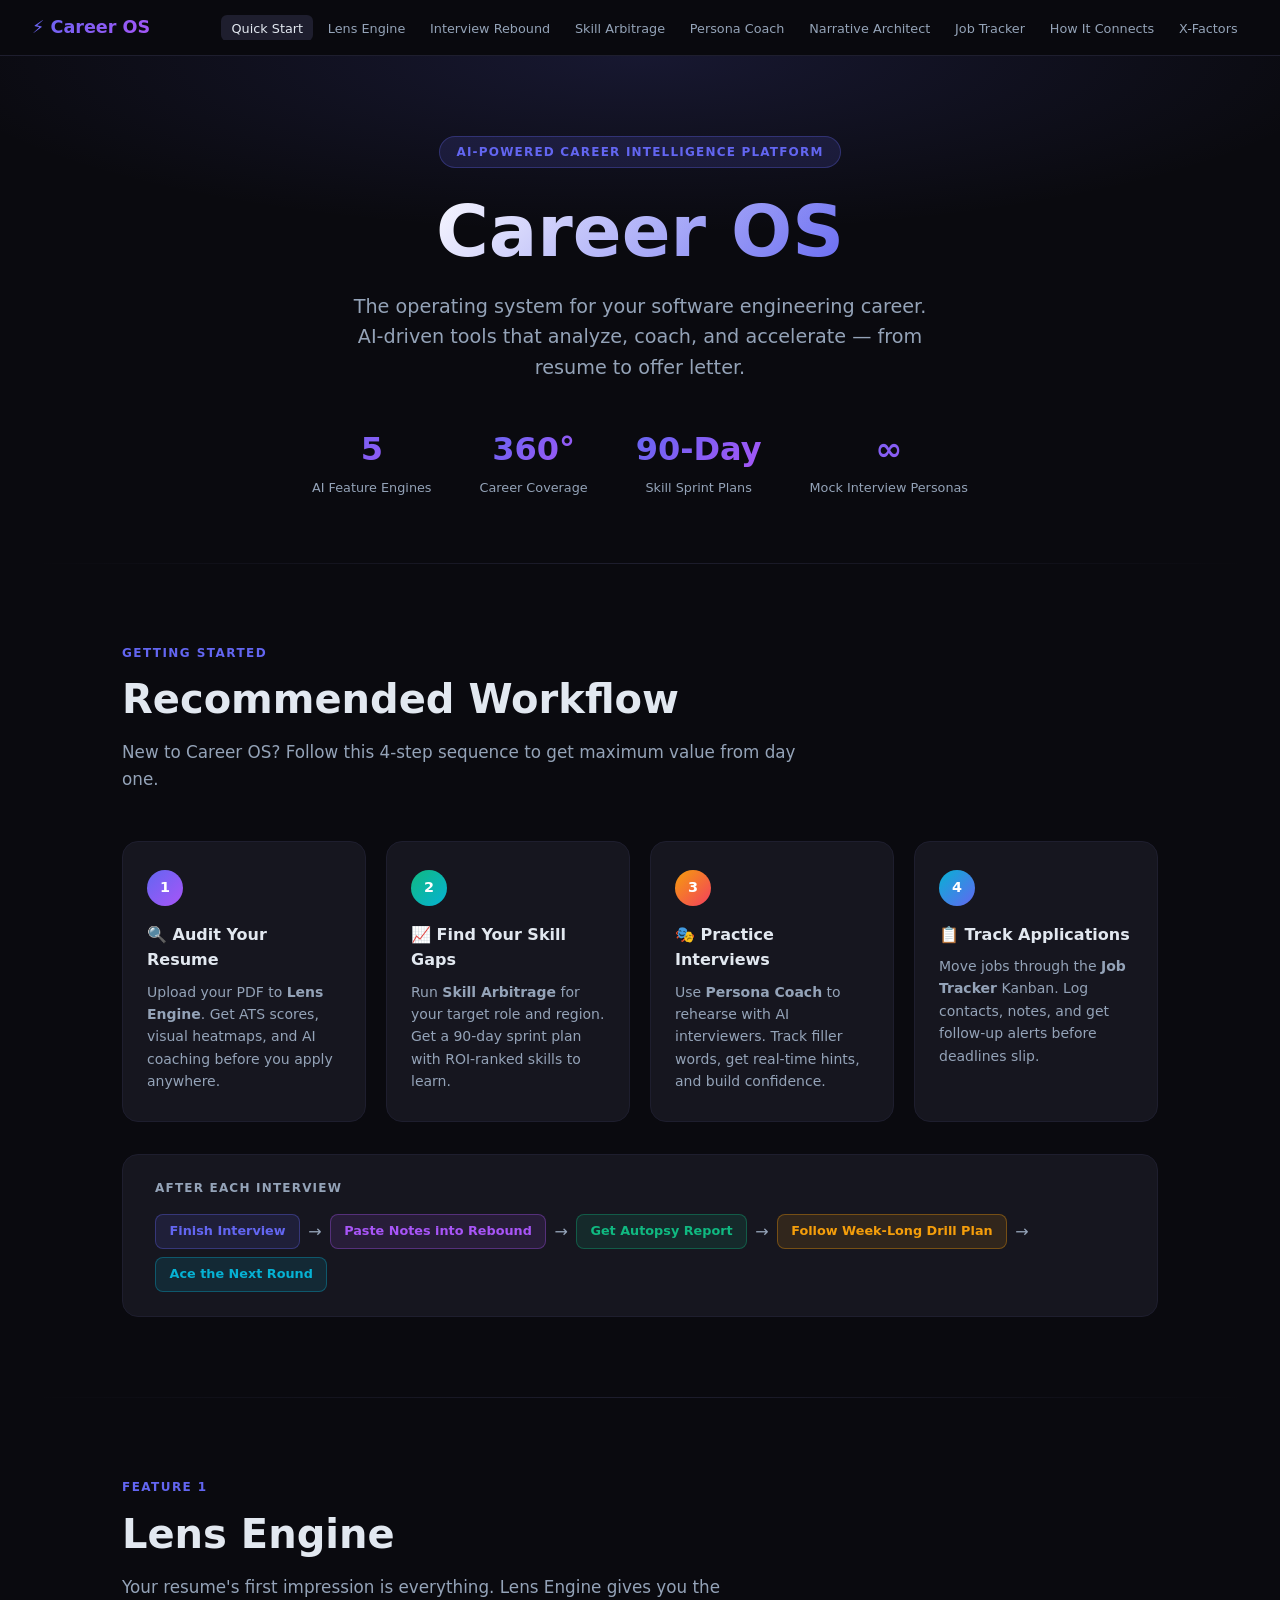
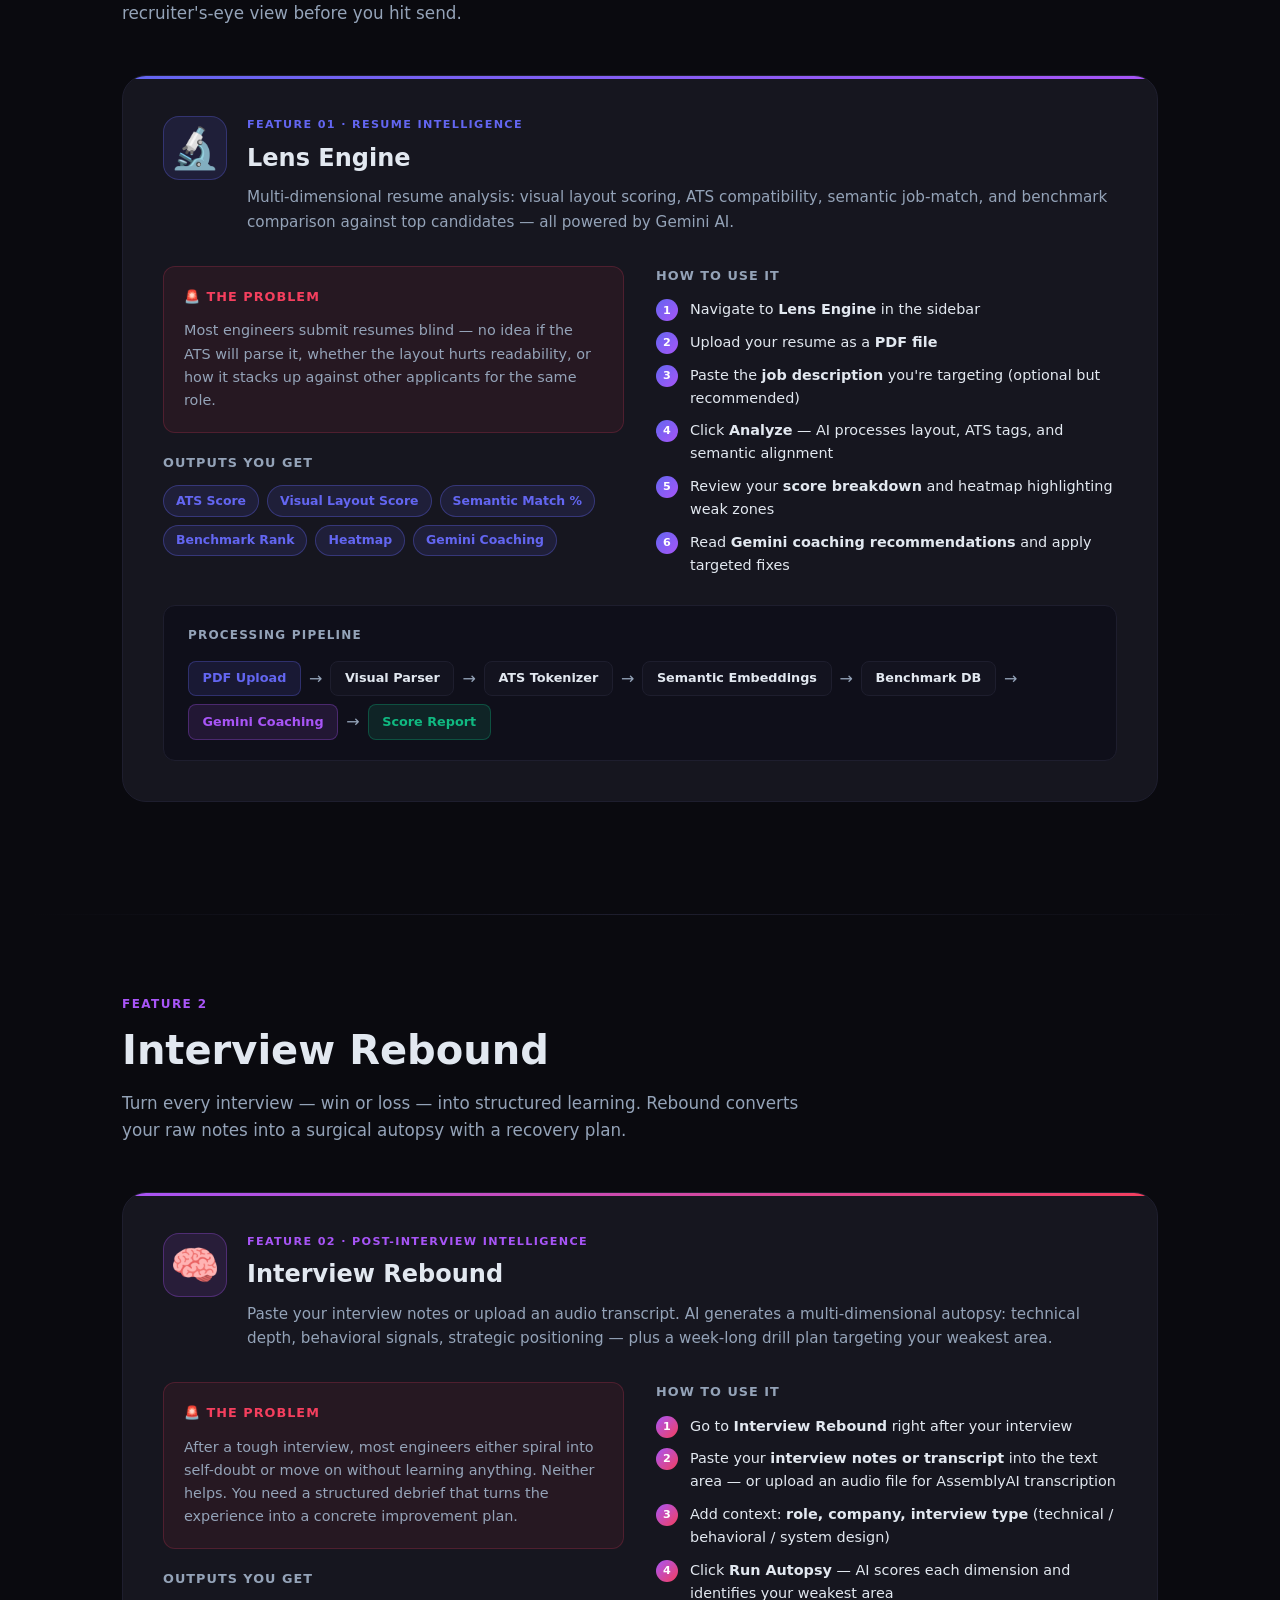
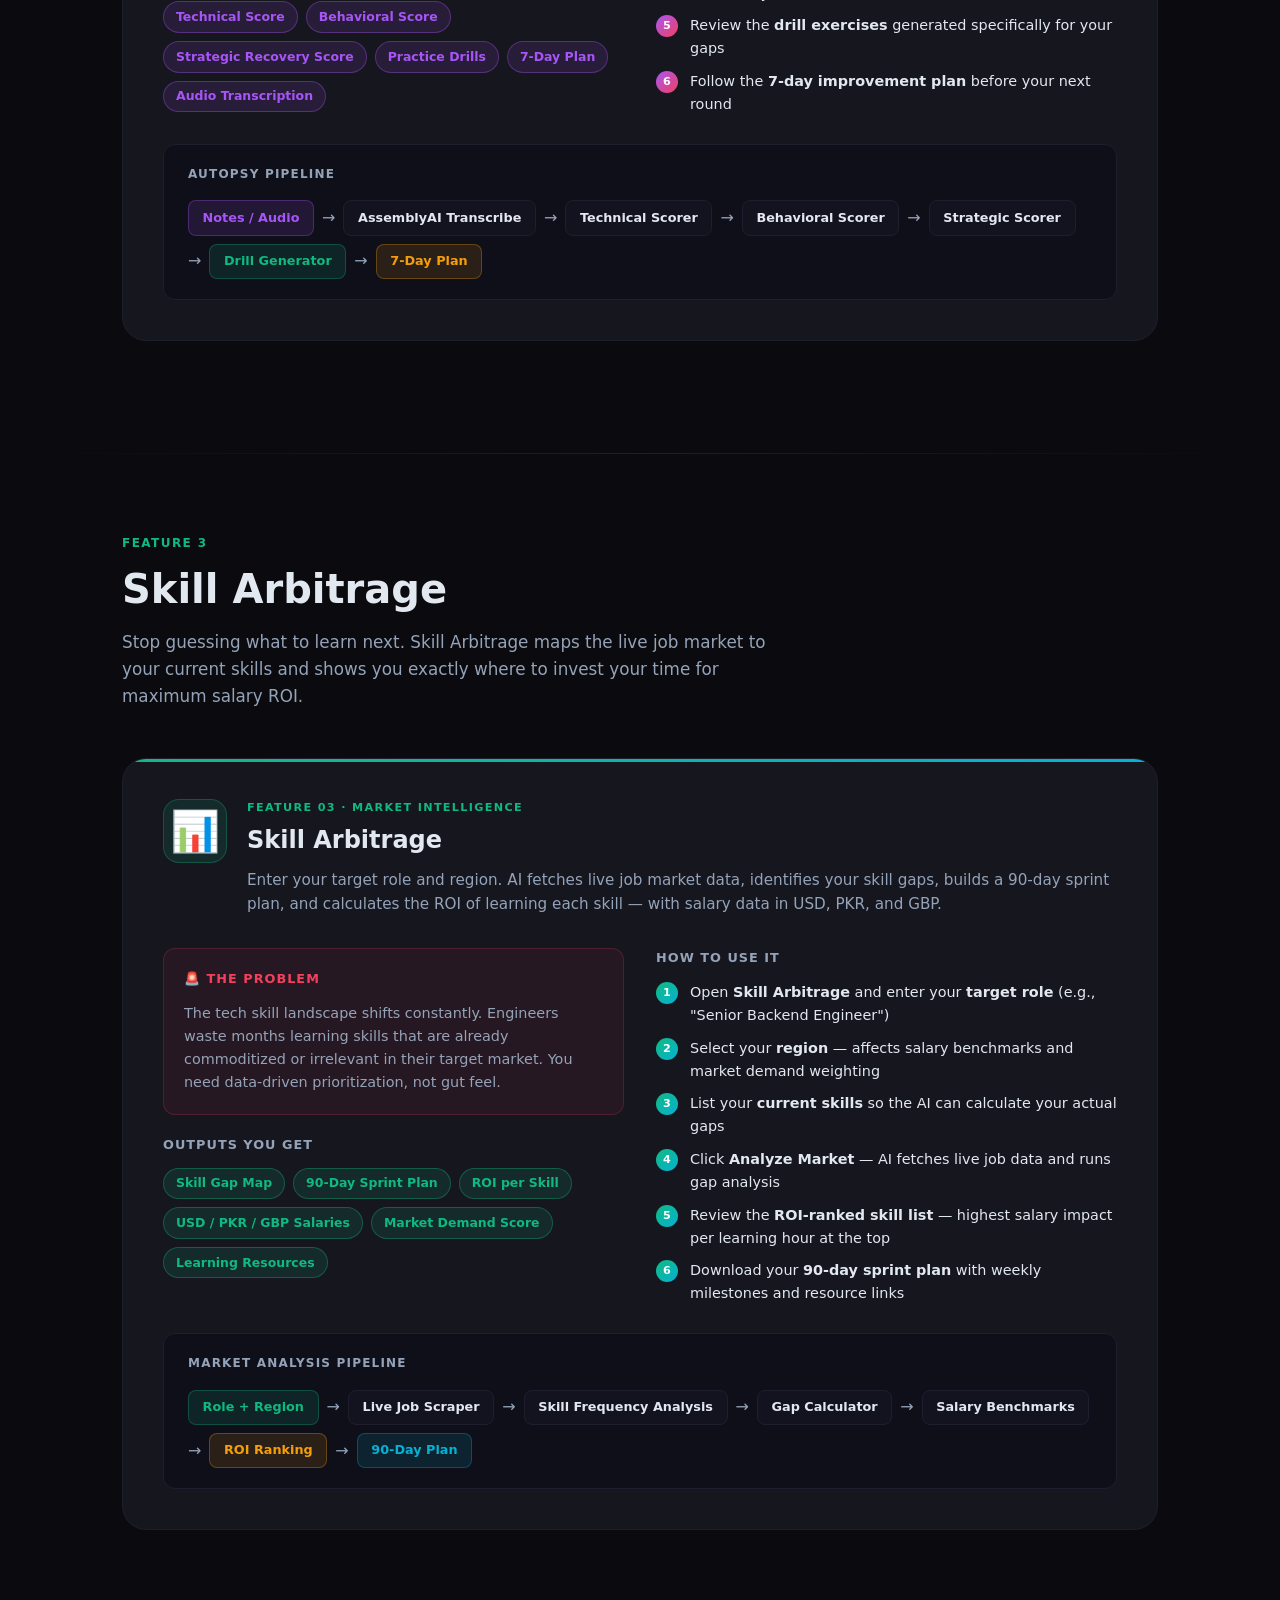
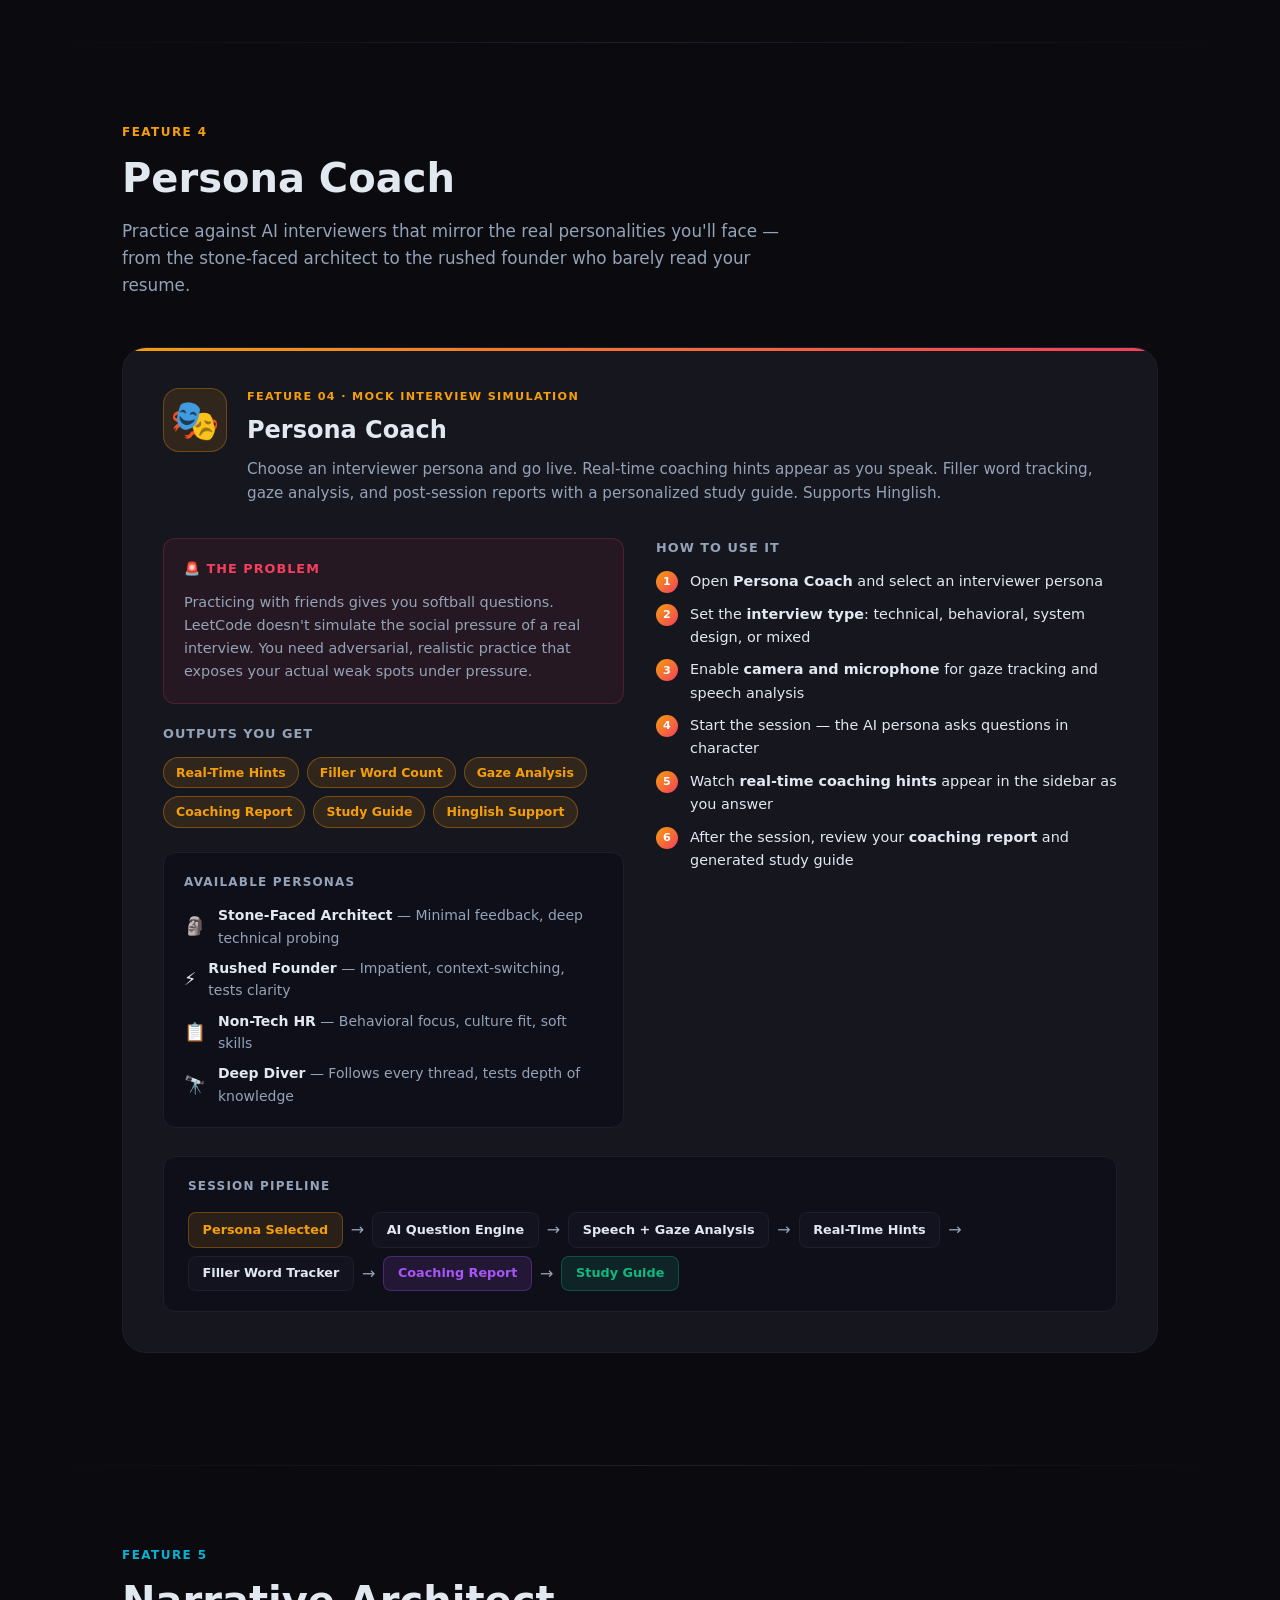
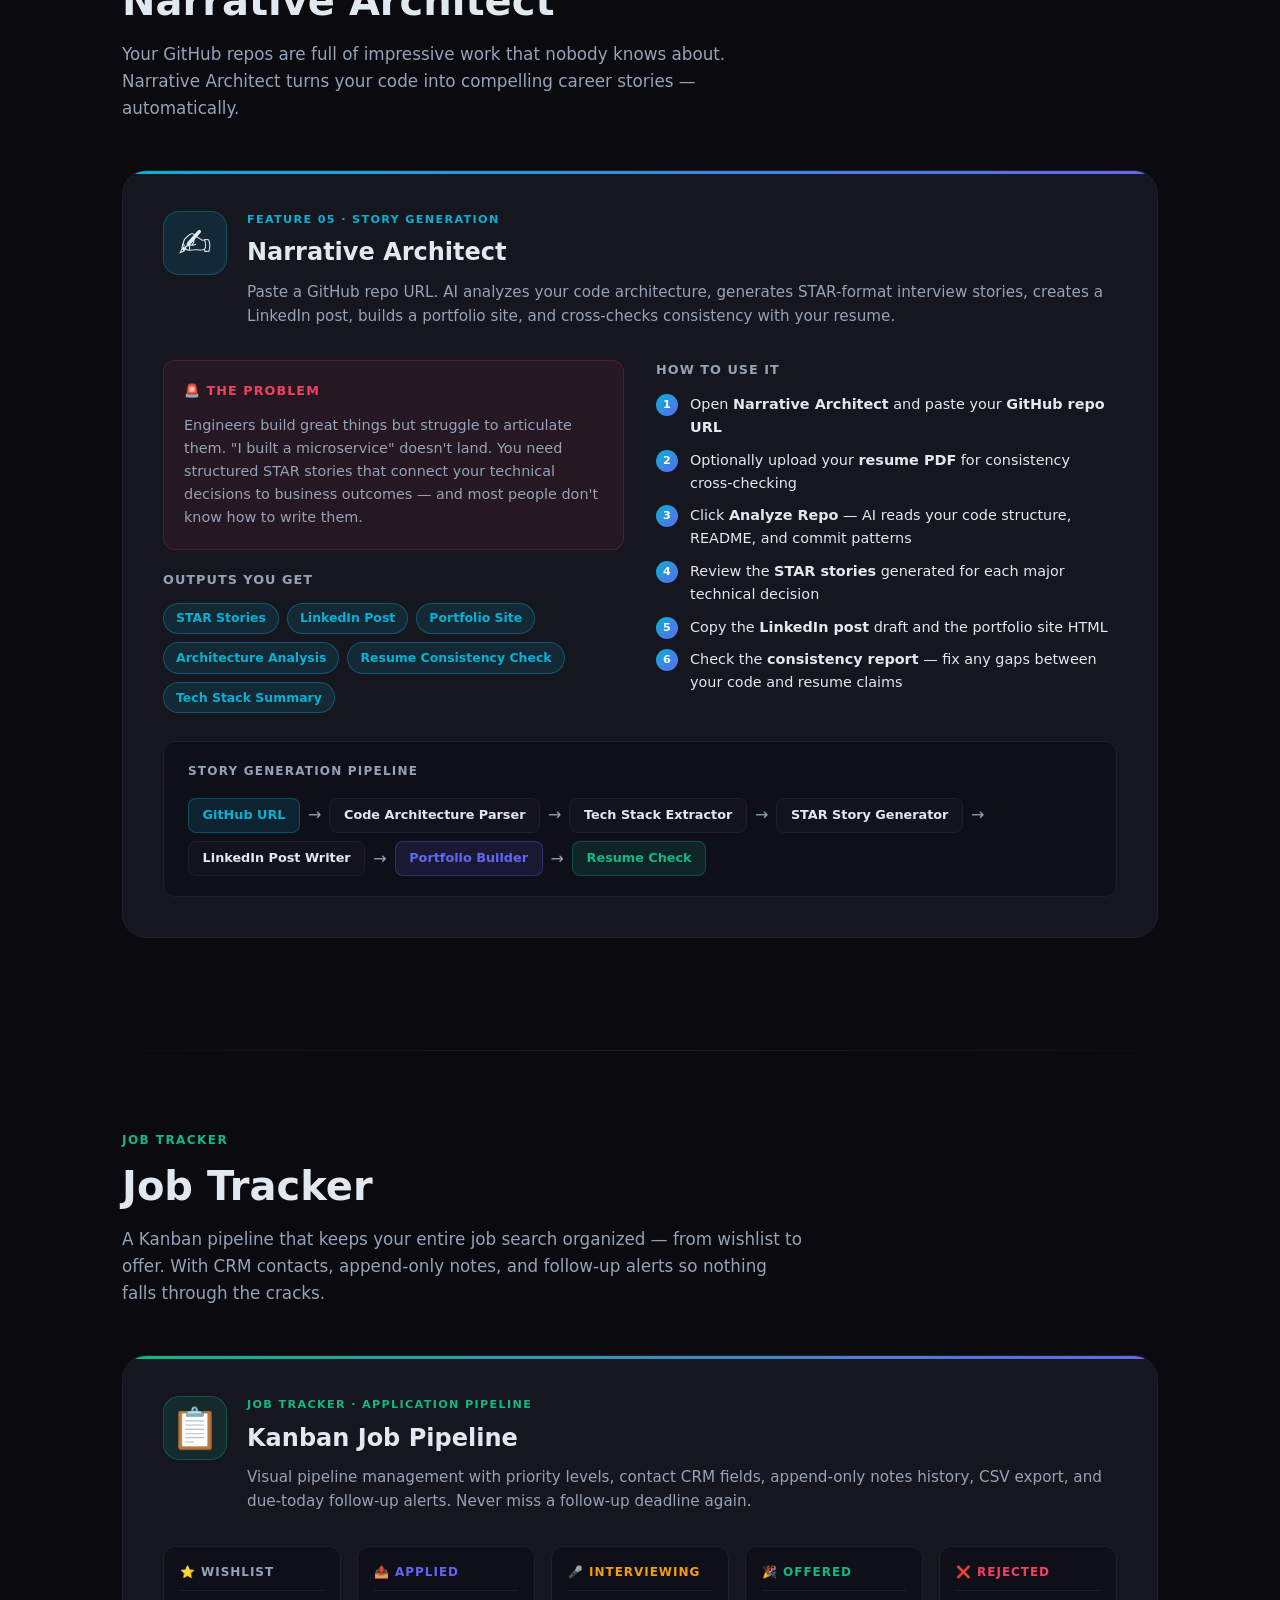
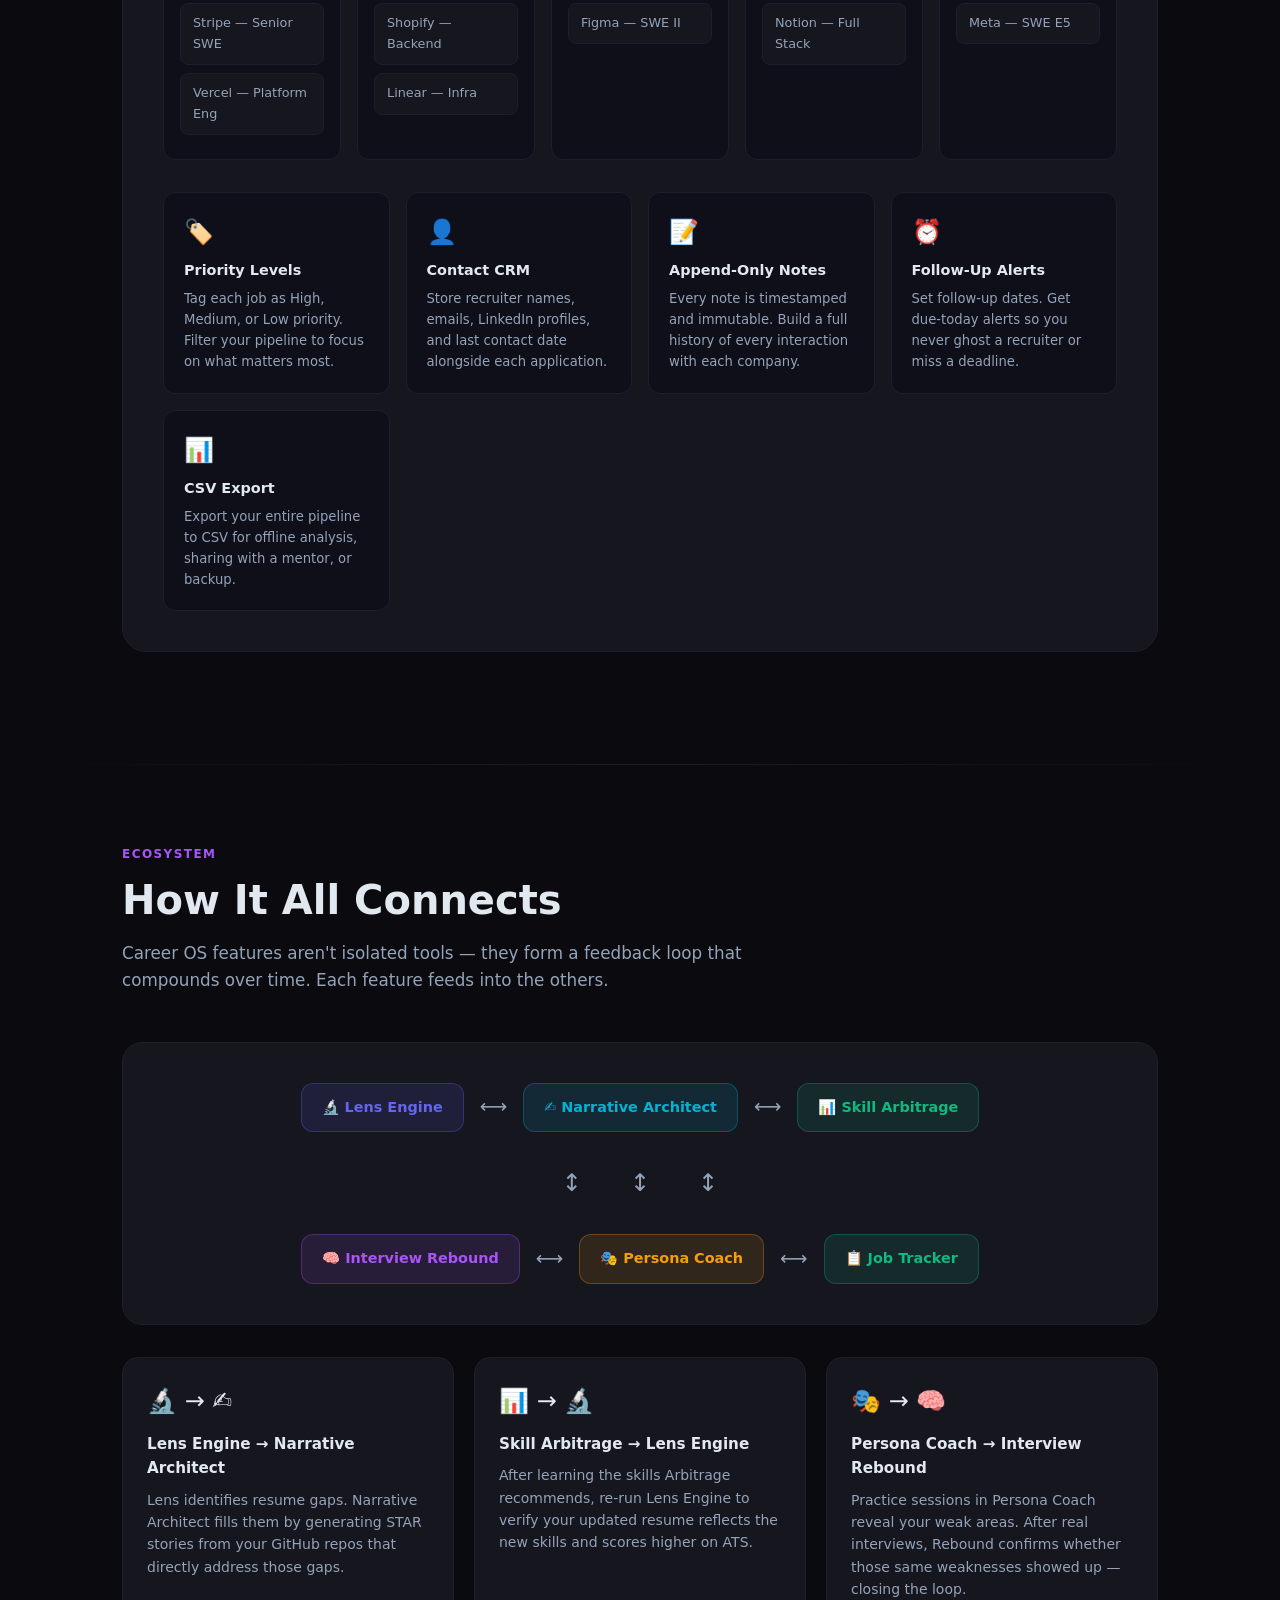
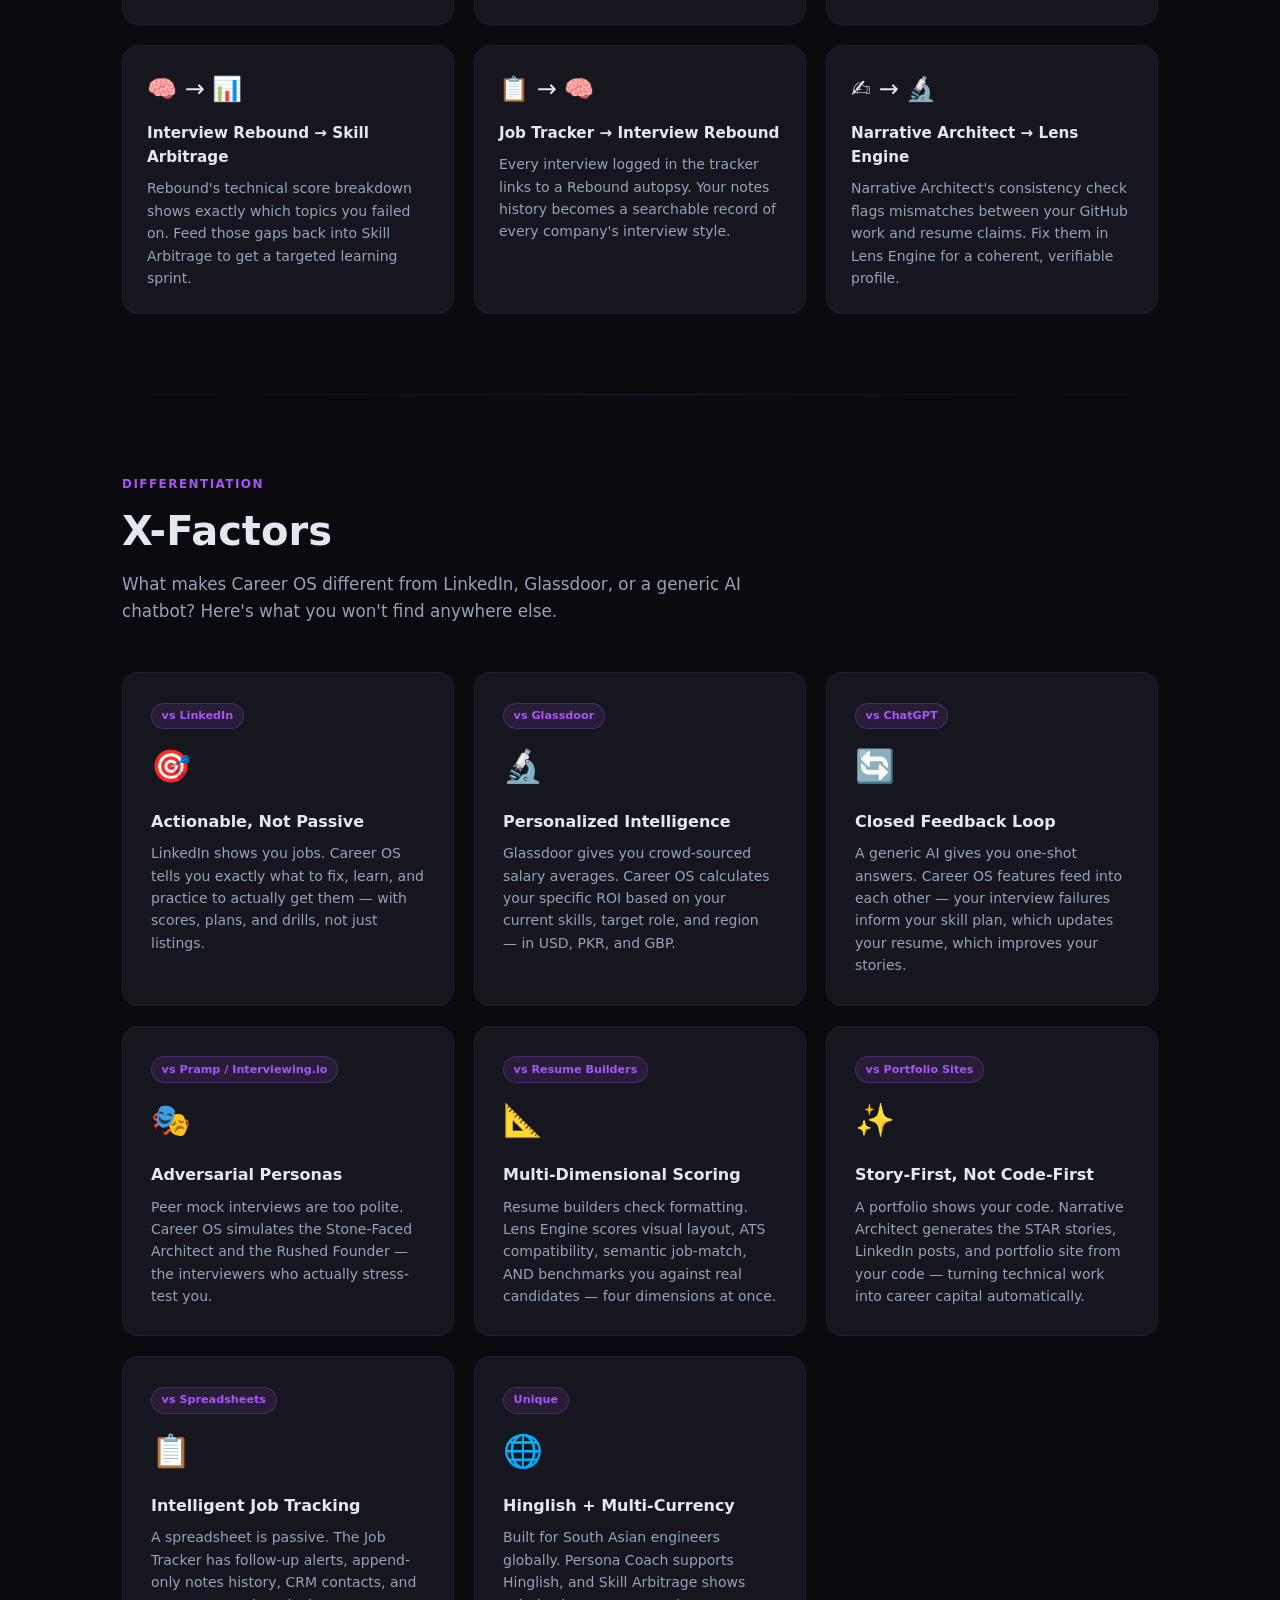
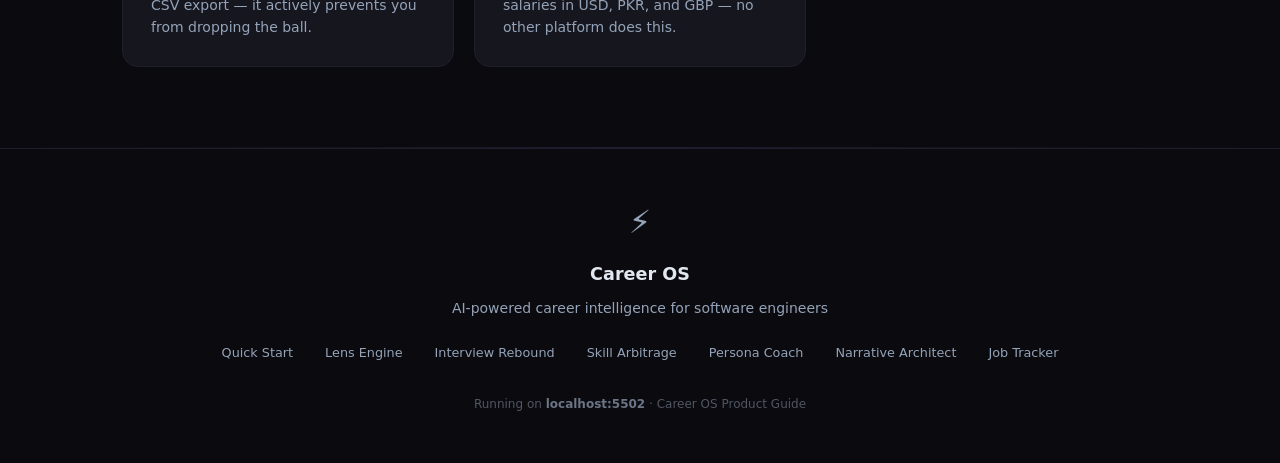
<file: Guide/index.html>
﻿<!DOCTYPE html>
<html lang="en">
<head>
<meta charset="UTF-8">
<meta name="viewport" content="width=device-width, initial-scale=1.0">
<title>Career OS — Product Guide</title>
<style>
  *, *::before, *::after { box-sizing: border-box; margin: 0; padding: 0; }

  :root {
    --bg: #0a0a0f;
    --bg2: #0f0f1a;
    --bg3: #13131f;
    --card: #16161f;
    --border: #1e1e2e;
    --text: #e2e8f0;
    --muted: #94a3b8;
    --indigo: #6366f1;
    --purple: #a855f7;
    --emerald: #10b981;
    --amber: #f59e0b;
    --cyan: #06b2d4;
    --rose: #f43f5e;
  }

  html { scroll-behavior: smooth; }

  body {
    background: var(--bg);
    color: var(--text);
    font-family: -apple-system, BlinkMacSystemFont, 'Segoe UI', system-ui, sans-serif;
    font-size: 16px;
    line-height: 1.6;
    overflow-x: hidden;
  }

  /* ── NAV ── */
  nav {
    position: sticky;
    top: 0;
    z-index: 100;
    background: rgba(10,10,15,0.92);
    backdrop-filter: blur(12px);
    border-bottom: 1px solid var(--border);
    padding: 0 2rem;
    height: 56px;
    display: flex;
    align-items: center;
    gap: 0;
  }
  .nav-brand {
    font-weight: 700;
    font-size: 1.1rem;
    background: linear-gradient(135deg, var(--indigo), var(--purple));
    -webkit-background-clip: text;
    -webkit-text-fill-color: transparent;
    background-clip: text;
    margin-right: auto;
    white-space: nowrap;
  }
  .nav-links {
    display: flex;
    gap: 0.25rem;
    list-style: none;
    overflow-x: auto;
    scrollbar-width: none;
  }
  .nav-links::-webkit-scrollbar { display: none; }
  .nav-links a {
    color: var(--muted);
    text-decoration: none;
    font-size: 0.8rem;
    padding: 0.35rem 0.65rem;
    border-radius: 6px;
    transition: all 0.2s;
    white-space: nowrap;
  }
  .nav-links a:hover { color: var(--text); background: var(--border); }

  /* ── HERO ── */
  .hero {
    text-align: center;
    padding: 5rem 2rem 4rem;
    position: relative;
    overflow: hidden;
  }
  .hero::before {
    content: '';
    position: absolute;
    inset: 0;
    background: radial-gradient(ellipse 80% 50% at 50% 0%, rgba(99,102,241,0.15) 0%, transparent 70%);
    pointer-events: none;
  }
  .hero-badge {
    display: inline-block;
    background: rgba(99,102,241,0.15);
    border: 1px solid rgba(99,102,241,0.3);
    color: var(--indigo);
    font-size: 0.75rem;
    font-weight: 600;
    letter-spacing: 0.1em;
    text-transform: uppercase;
    padding: 0.35rem 1rem;
    border-radius: 999px;
    margin-bottom: 1.5rem;
  }
  .hero h1 {
    font-size: clamp(2.5rem, 6vw, 4.5rem);
    font-weight: 800;
    line-height: 1.1;
    margin-bottom: 1.25rem;
    background: linear-gradient(135deg, #fff 30%, var(--indigo) 70%, var(--purple) 100%);
    -webkit-background-clip: text;
    -webkit-text-fill-color: transparent;
    background-clip: text;
  }
  .hero p {
    font-size: 1.2rem;
    color: var(--muted);
    max-width: 600px;
    margin: 0 auto 2.5rem;
  }
  .hero-stats {
    display: flex;
    justify-content: center;
    gap: 3rem;
    flex-wrap: wrap;
  }
  .stat { text-align: center; }
  .stat-num {
    font-size: 2rem;
    font-weight: 800;
    background: linear-gradient(135deg, var(--indigo), var(--purple));
    -webkit-background-clip: text;
    -webkit-text-fill-color: transparent;
    background-clip: text;
  }
  .stat-label { font-size: 0.8rem; color: var(--muted); margin-top: 0.2rem; }

  /* ── SECTIONS ── */
  section { padding: 5rem 2rem; max-width: 1100px; margin: 0 auto; }
  .section-label {
    font-size: 0.75rem;
    font-weight: 700;
    letter-spacing: 0.12em;
    text-transform: uppercase;
    margin-bottom: 0.75rem;
  }
  h2 {
    font-size: clamp(1.8rem, 4vw, 2.5rem);
    font-weight: 800;
    margin-bottom: 1rem;
    line-height: 1.2;
  }
  .section-intro {
    color: var(--muted);
    font-size: 1.05rem;
    max-width: 680px;
    margin-bottom: 3rem;
  }

  /* ── QUICK START ── */
  .quickstart-grid {
    display: grid;
    grid-template-columns: repeat(auto-fit, minmax(220px, 1fr));
    gap: 1.25rem;
    margin-top: 2.5rem;
  }
  .qs-card {
    background: var(--card);
    border: 1px solid var(--border);
    border-radius: 16px;
    padding: 1.75rem 1.5rem;
    position: relative;
    transition: transform 0.2s, border-color 0.2s;
  }
  .qs-card:hover { transform: translateY(-3px); border-color: var(--indigo); }
  .qs-step {
    width: 36px; height: 36px;
    border-radius: 50%;
    display: flex; align-items: center; justify-content: center;
    font-weight: 800; font-size: 0.9rem;
    margin-bottom: 1rem;
  }
  .qs-card h3 { font-size: 1rem; font-weight: 700; margin-bottom: 0.5rem; }
  .qs-card p { font-size: 0.875rem; color: var(--muted); }
  .arrow-connector {
    display: flex;
    align-items: center;
    justify-content: center;
    color: var(--muted);
    font-size: 1.5rem;
    padding-top: 1.5rem;
  }

  /* ── FEATURE CARDS ── */
  .feature-section {
    border-radius: 24px;
    border: 1px solid var(--border);
    background: var(--card);
    padding: 2.5rem;
    margin-bottom: 2rem;
    position: relative;
    overflow: hidden;
    transition: border-color 0.3s;
  }
  .feature-section:hover { border-color: rgba(99,102,241,0.4); }
  .feature-section::before {
    content: '';
    position: absolute;
    top: 0; left: 0; right: 0;
    height: 3px;
    border-radius: 24px 24px 0 0;
  }
  .feature-header {
    display: flex;
    align-items: flex-start;
    gap: 1.25rem;
    margin-bottom: 2rem;
  }
  .feature-icon {
    font-size: 2.5rem;
    width: 64px; height: 64px;
    border-radius: 16px;
    display: flex; align-items: center; justify-content: center;
    flex-shrink: 0;
  }
  .feature-meta { flex: 1; }
  .feature-num {
    font-size: 0.7rem;
    font-weight: 700;
    letter-spacing: 0.12em;
    text-transform: uppercase;
    margin-bottom: 0.3rem;
  }
  .feature-meta h3 { font-size: 1.5rem; font-weight: 800; margin-bottom: 0.5rem; }
  .feature-meta p { color: var(--muted); font-size: 0.95rem; }

  .feature-body {
    display: grid;
    grid-template-columns: 1fr 1fr;
    gap: 2rem;
  }
  @media (max-width: 700px) { .feature-body { grid-template-columns: 1fr; } }

  .problem-box {
    background: rgba(244,63,94,0.07);
    border: 1px solid rgba(244,63,94,0.2);
    border-radius: 12px;
    padding: 1.25rem;
  }
  .problem-box h4 { color: var(--rose); font-size: 0.8rem; font-weight: 700; letter-spacing: 0.08em; text-transform: uppercase; margin-bottom: 0.75rem; }
  .problem-box p { font-size: 0.9rem; color: var(--muted); }

  .steps-box h4 { font-size: 0.8rem; font-weight: 700; letter-spacing: 0.08em; text-transform: uppercase; margin-bottom: 0.75rem; color: var(--muted); }
  .steps { list-style: none; display: flex; flex-direction: column; gap: 0.6rem; }
  .steps li {
    display: flex;
    align-items: flex-start;
    gap: 0.75rem;
    font-size: 0.9rem;
  }
  .step-dot {
    width: 22px; height: 22px;
    border-radius: 50%;
    display: flex; align-items: center; justify-content: center;
    font-size: 0.7rem; font-weight: 700;
    flex-shrink: 0;
    margin-top: 1px;
  }

  .flow-box {
    margin-top: 1.75rem;
    background: var(--bg2);
    border: 1px solid var(--border);
    border-radius: 12px;
    padding: 1.25rem 1.5rem;
  }
  .flow-box h4 { font-size: 0.75rem; font-weight: 700; letter-spacing: 0.1em; text-transform: uppercase; color: var(--muted); margin-bottom: 1rem; }
  .flow-diagram {
    display: flex;
    align-items: center;
    gap: 0.5rem;
    flex-wrap: wrap;
    font-size: 0.8rem;
  }
  .flow-node {
    padding: 0.4rem 0.85rem;
    border-radius: 8px;
    font-weight: 600;
    white-space: nowrap;
  }
  .flow-arrow { color: var(--muted); font-size: 1rem; }

  .outputs-box {
    margin-top: 1.25rem;
  }
  .outputs-box h4 { font-size: 0.8rem; font-weight: 700; letter-spacing: 0.08em; text-transform: uppercase; margin-bottom: 0.75rem; color: var(--muted); }
  .output-tags { display: flex; flex-wrap: wrap; gap: 0.5rem; }
  .tag {
    padding: 0.3rem 0.75rem;
    border-radius: 999px;
    font-size: 0.78rem;
    font-weight: 600;
    border: 1px solid;
  }

  /* ── JOB TRACKER ── */
  .kanban {
    display: grid;
    grid-template-columns: repeat(auto-fit, minmax(140px, 1fr));
    gap: 1rem;
    margin-top: 2rem;
  }
  .kanban-col {
    background: var(--bg2);
    border: 1px solid var(--border);
    border-radius: 12px;
    padding: 1rem;
  }
  .kanban-col-header {
    font-size: 0.75rem;
    font-weight: 700;
    letter-spacing: 0.08em;
    text-transform: uppercase;
    margin-bottom: 0.75rem;
    padding-bottom: 0.5rem;
    border-bottom: 1px solid var(--border);
  }
  .kanban-card {
    background: var(--card);
    border: 1px solid var(--border);
    border-radius: 8px;
    padding: 0.6rem 0.75rem;
    font-size: 0.8rem;
    margin-bottom: 0.5rem;
    color: var(--muted);
  }

  /* ── CONNECTIONS ── */
  .connections-grid {
    display: grid;
    grid-template-columns: repeat(auto-fit, minmax(300px, 1fr));
    gap: 1.25rem;
    margin-top: 2rem;
  }
  .connection-card {
    background: var(--card);
    border: 1px solid var(--border);
    border-radius: 16px;
    padding: 1.5rem;
    transition: border-color 0.2s;
  }
  .connection-card:hover { border-color: var(--indigo); }
  .connection-card h4 { font-size: 0.95rem; font-weight: 700; margin-bottom: 0.5rem; }
  .connection-card p { font-size: 0.875rem; color: var(--muted); }
  .conn-arrow { font-size: 1.5rem; margin-bottom: 0.75rem; }

  /* ── X-FACTORS ── */
  .xfactors-grid {
    display: grid;
    grid-template-columns: repeat(auto-fit, minmax(260px, 1fr));
    gap: 1.25rem;
    margin-top: 2rem;
  }
  .xfactor-card {
    background: var(--card);
    border: 1px solid var(--border);
    border-radius: 16px;
    padding: 1.75rem;
    position: relative;
    overflow: hidden;
    transition: transform 0.2s, border-color 0.2s;
  }
  .xfactor-card:hover { transform: translateY(-3px); border-color: var(--purple); }
  .xfactor-card::after {
    content: '';
    position: absolute;
    bottom: 0; right: 0;
    width: 80px; height: 80px;
    border-radius: 50%;
    opacity: 0.06;
  }
  .xf-icon { font-size: 2rem; margin-bottom: 1rem; }
  .xfactor-card h4 { font-size: 1rem; font-weight: 700; margin-bottom: 0.5rem; }
  .xfactor-card p { font-size: 0.875rem; color: var(--muted); }
  .vs-badge {
    display: inline-block;
    background: rgba(168,85,247,0.12);
    border: 1px solid rgba(168,85,247,0.25);
    color: var(--purple);
    font-size: 0.7rem;
    font-weight: 700;
    padding: 0.2rem 0.6rem;
    border-radius: 999px;
    margin-bottom: 0.75rem;
  }

  /* ── FOOTER ── */
  footer {
    text-align: center;
    padding: 3rem 2rem;
    border-top: 1px solid var(--border);
    color: var(--muted);
    font-size: 0.875rem;
  }
  footer strong { color: var(--text); }

  /* ── UTILITIES ── */
  .divider {
    height: 1px;
    background: linear-gradient(90deg, transparent, var(--border), transparent);
    margin: 0 2rem;
  }

  /* color helpers */
  .c-indigo { color: var(--indigo); }
  .c-purple { color: var(--purple); }
  .c-emerald { color: var(--emerald); }
  .c-amber { color: var(--amber); }
  .c-cyan { color: var(--cyan); }
  .c-rose { color: var(--rose); }

  .bg-indigo { background: rgba(99,102,241,0.12); }
  .bg-purple { background: rgba(168,85,247,0.12); }
  .bg-emerald { background: rgba(16,185,129,0.12); }
  .bg-amber { background: rgba(245,158,11,0.12); }
  .bg-cyan { background: rgba(6,178,212,0.12); }
  .bg-rose { background: rgba(244,63,94,0.12); }

  .border-indigo { border-color: rgba(99,102,241,0.35) !important; }
  .border-purple { border-color: rgba(168,85,247,0.35) !important; }
  .border-emerald { border-color: rgba(16,185,129,0.35) !important; }
  .border-amber { border-color: rgba(245,158,11,0.35) !important; }
  .border-cyan { border-color: rgba(6,178,212,0.35) !important; }

  .grad-indigo { background: linear-gradient(135deg, var(--indigo), var(--purple)); }
  .grad-emerald { background: linear-gradient(135deg, var(--emerald), var(--cyan)); }
  .grad-amber { background: linear-gradient(135deg, var(--amber), var(--rose)); }
  .grad-cyan { background: linear-gradient(135deg, var(--cyan), var(--indigo)); }
  .grad-purple { background: linear-gradient(135deg, var(--purple), var(--rose)); }

  .top-indigo::before { background: linear-gradient(90deg, var(--indigo), var(--purple)); }
  .top-emerald::before { background: linear-gradient(90deg, var(--emerald), var(--cyan)); }
  .top-amber::before { background: linear-gradient(90deg, var(--amber), var(--rose)); }
  .top-cyan::before { background: linear-gradient(90deg, var(--cyan), var(--indigo)); }
  .top-purple::before { background: linear-gradient(90deg, var(--purple), var(--rose)); }
  .top-teal::before { background: linear-gradient(90deg, var(--emerald), var(--indigo)); }
</style>
</head>
<body>

<!-- ══════════════════════════════════════════════════════════
     NAV
══════════════════════════════════════════════════════════ -->
<nav>
  <span class="nav-brand">⚡ Career OS</span>
  <ul class="nav-links">
    <li><a href="#quickstart">Quick Start</a></li>
    <li><a href="#lens">Lens Engine</a></li>
    <li><a href="#rebound">Interview Rebound</a></li>
    <li><a href="#arbitrage">Skill Arbitrage</a></li>
    <li><a href="#persona">Persona Coach</a></li>
    <li><a href="#narrative">Narrative Architect</a></li>
    <li><a href="#tracker">Job Tracker</a></li>
    <li><a href="#connections">How It Connects</a></li>
    <li><a href="#xfactors">X-Factors</a></li>
  </ul>
</nav>

<!-- ══════════════════════════════════════════════════════════
     HERO
══════════════════════════════════════════════════════════ -->
<div class="hero">
  <div class="hero-badge">AI-Powered Career Intelligence Platform</div>
  <h1>Career OS</h1>
  <p>The operating system for your software engineering career. AI-driven tools that analyze, coach, and accelerate — from resume to offer letter.</p>
  <div class="hero-stats">
    <div class="stat">
      <div class="stat-num">5</div>
      <div class="stat-label">AI Feature Engines</div>
    </div>
    <div class="stat">
      <div class="stat-num">360°</div>
      <div class="stat-label">Career Coverage</div>
    </div>
    <div class="stat">
      <div class="stat-num">90-Day</div>
      <div class="stat-label">Skill Sprint Plans</div>
    </div>
    <div class="stat">
      <div class="stat-num">∞</div>
      <div class="stat-label">Mock Interview Personas</div>
    </div>
  </div>
</div>

<div class="divider"></div>

<!-- ══════════════════════════════════════════════════════════
     QUICK START
══════════════════════════════════════════════════════════ -->
<section id="quickstart">
  <div class="section-label c-indigo">Getting Started</div>
  <h2>Recommended Workflow</h2>
  <p class="section-intro">New to Career OS? Follow this 4-step sequence to get maximum value from day one.</p>

  <div class="quickstart-grid">
    <div class="qs-card">
      <div class="qs-step grad-indigo" style="color:#fff;">1</div>
      <h3>🔍 Audit Your Resume</h3>
      <p>Upload your PDF to <strong>Lens Engine</strong>. Get ATS scores, visual heatmaps, and AI coaching before you apply anywhere.</p>
    </div>
    <div class="qs-card">
      <div class="qs-step grad-emerald" style="color:#fff;">2</div>
      <h3>📈 Find Your Skill Gaps</h3>
      <p>Run <strong>Skill Arbitrage</strong> for your target role and region. Get a 90-day sprint plan with ROI-ranked skills to learn.</p>
    </div>
    <div class="qs-card">
      <div class="qs-step grad-amber" style="color:#fff;">3</div>
      <h3>🎭 Practice Interviews</h3>
      <p>Use <strong>Persona Coach</strong> to rehearse with AI interviewers. Track filler words, get real-time hints, and build confidence.</p>
    </div>
    <div class="qs-card">
      <div class="qs-step grad-cyan" style="color:#fff;">4</div>
      <h3>📋 Track Applications</h3>
      <p>Move jobs through the <strong>Job Tracker</strong> Kanban. Log contacts, notes, and get follow-up alerts before deadlines slip.</p>
    </div>
  </div>

  <div style="margin-top:2rem; background:var(--card); border:1px solid var(--border); border-radius:16px; padding:1.5rem 2rem;">
    <div style="font-size:0.75rem; font-weight:700; letter-spacing:0.1em; text-transform:uppercase; color:var(--muted); margin-bottom:1rem;">After Each Interview</div>
    <div class="flow-diagram">
      <div class="flow-node bg-indigo border-indigo" style="border:1px solid; color:var(--indigo);">Finish Interview</div>
      <span class="flow-arrow">→</span>
      <div class="flow-node bg-purple border-purple" style="border:1px solid; color:var(--purple);">Paste Notes into Rebound</div>
      <span class="flow-arrow">→</span>
      <div class="flow-node bg-emerald border-emerald" style="border:1px solid; color:var(--emerald);">Get Autopsy Report</div>
      <span class="flow-arrow">→</span>
      <div class="flow-node bg-amber border-amber" style="border:1px solid; color:var(--amber);">Follow Week-Long Drill Plan</div>
      <span class="flow-arrow">→</span>
      <div class="flow-node bg-cyan border-cyan" style="border:1px solid; color:var(--cyan);">Ace the Next Round</div>
    </div>
  </div>
</section>

<div class="divider"></div>

<!-- ══════════════════════════════════════════════════════════
     FEATURE 1 — LENS ENGINE
══════════════════════════════════════════════════════════ -->
<section id="lens" style="max-width:1100px; margin:0 auto; padding:5rem 2rem;">
  <div class="section-label c-indigo">Feature 1</div>
  <h2>Lens Engine</h2>
  <p class="section-intro">Your resume's first impression is everything. Lens Engine gives you the recruiter's-eye view before you hit send.</p>

  <div class="feature-section top-indigo">
    <div class="feature-header">
      <div class="feature-icon bg-indigo" style="border:1px solid rgba(99,102,241,0.3);">🔬</div>
      <div class="feature-meta">
        <div class="feature-num c-indigo">Feature 01 · Resume Intelligence</div>
        <h3>Lens Engine</h3>
        <p>Multi-dimensional resume analysis: visual layout scoring, ATS compatibility, semantic job-match, and benchmark comparison against top candidates — all powered by Gemini AI.</p>
      </div>
    </div>

    <div class="feature-body">
      <div>
        <div class="problem-box">
          <h4>🚨 The Problem</h4>
          <p>Most engineers submit resumes blind — no idea if the ATS will parse it, whether the layout hurts readability, or how it stacks up against other applicants for the same role.</p>
        </div>
        <div class="outputs-box" style="margin-top:1.25rem;">
          <h4>Outputs You Get</h4>
          <div class="output-tags">
            <span class="tag bg-indigo border-indigo c-indigo">ATS Score</span>
            <span class="tag bg-indigo border-indigo c-indigo">Visual Layout Score</span>
            <span class="tag bg-indigo border-indigo c-indigo">Semantic Match %</span>
            <span class="tag bg-indigo border-indigo c-indigo">Benchmark Rank</span>
            <span class="tag bg-indigo border-indigo c-indigo">Heatmap</span>
            <span class="tag bg-indigo border-indigo c-indigo">Gemini Coaching</span>
          </div>
        </div>
      </div>
      <div class="steps-box">
        <h4>How to Use It</h4>
        <ul class="steps">
          <li>
            <span class="step-dot grad-indigo" style="color:#fff;">1</span>
            <span>Navigate to <strong>Lens Engine</strong> in the sidebar</span>
          </li>
          <li>
            <span class="step-dot grad-indigo" style="color:#fff;">2</span>
            <span>Upload your resume as a <strong>PDF file</strong></span>
          </li>
          <li>
            <span class="step-dot grad-indigo" style="color:#fff;">3</span>
            <span>Paste the <strong>job description</strong> you're targeting (optional but recommended)</span>
          </li>
          <li>
            <span class="step-dot grad-indigo" style="color:#fff;">4</span>
            <span>Click <strong>Analyze</strong> — AI processes layout, ATS tags, and semantic alignment</span>
          </li>
          <li>
            <span class="step-dot grad-indigo" style="color:#fff;">5</span>
            <span>Review your <strong>score breakdown</strong> and heatmap highlighting weak zones</span>
          </li>
          <li>
            <span class="step-dot grad-indigo" style="color:#fff;">6</span>
            <span>Read <strong>Gemini coaching recommendations</strong> and apply targeted fixes</span>
          </li>
        </ul>
      </div>
    </div>

    <div class="flow-box">
      <h4>Processing Pipeline</h4>
      <div class="flow-diagram">
        <div class="flow-node bg-indigo" style="border:1px solid rgba(99,102,241,0.3); color:var(--indigo);">PDF Upload</div>
        <span class="flow-arrow">→</span>
        <div class="flow-node" style="background:var(--bg3); border:1px solid var(--border); color:var(--text);">Visual Parser</div>
        <span class="flow-arrow">→</span>
        <div class="flow-node" style="background:var(--bg3); border:1px solid var(--border); color:var(--text);">ATS Tokenizer</div>
        <span class="flow-arrow">→</span>
        <div class="flow-node" style="background:var(--bg3); border:1px solid var(--border); color:var(--text);">Semantic Embeddings</div>
        <span class="flow-arrow">→</span>
        <div class="flow-node" style="background:var(--bg3); border:1px solid var(--border); color:var(--text);">Benchmark DB</div>
        <span class="flow-arrow">→</span>
        <div class="flow-node bg-purple" style="border:1px solid rgba(168,85,247,0.3); color:var(--purple);">Gemini Coaching</div>
        <span class="flow-arrow">→</span>
        <div class="flow-node bg-emerald" style="border:1px solid rgba(16,185,129,0.3); color:var(--emerald);">Score Report</div>
      </div>
    </div>
  </div>
</section>

<div class="divider"></div>

<!-- ══════════════════════════════════════════════════════════
     FEATURE 2 — INTERVIEW REBOUND
══════════════════════════════════════════════════════════ -->
<section id="rebound" style="max-width:1100px; margin:0 auto; padding:5rem 2rem;">
  <div class="section-label c-purple">Feature 2</div>
  <h2>Interview Rebound</h2>
  <p class="section-intro">Turn every interview — win or loss — into structured learning. Rebound converts your raw notes into a surgical autopsy with a recovery plan.</p>

  <div class="feature-section top-purple">
    <div class="feature-header">
      <div class="feature-icon bg-purple" style="border:1px solid rgba(168,85,247,0.3);">🧠</div>
      <div class="feature-meta">
        <div class="feature-num c-purple">Feature 02 · Post-Interview Intelligence</div>
        <h3>Interview Rebound</h3>
        <p>Paste your interview notes or upload an audio transcript. AI generates a multi-dimensional autopsy: technical depth, behavioral signals, strategic positioning — plus a week-long drill plan targeting your weakest area.</p>
      </div>
    </div>

    <div class="feature-body">
      <div>
        <div class="problem-box">
          <h4>🚨 The Problem</h4>
          <p>After a tough interview, most engineers either spiral into self-doubt or move on without learning anything. Neither helps. You need a structured debrief that turns the experience into a concrete improvement plan.</p>
        </div>
        <div class="outputs-box" style="margin-top:1.25rem;">
          <h4>Outputs You Get</h4>
          <div class="output-tags">
            <span class="tag bg-purple border-purple c-purple">Technical Score</span>
            <span class="tag bg-purple border-purple c-purple">Behavioral Score</span>
            <span class="tag bg-purple border-purple c-purple">Strategic Recovery Score</span>
            <span class="tag bg-purple border-purple c-purple">Practice Drills</span>
            <span class="tag bg-purple border-purple c-purple">7-Day Plan</span>
            <span class="tag bg-purple border-purple c-purple">Audio Transcription</span>
          </div>
        </div>
      </div>
      <div class="steps-box">
        <h4>How to Use It</h4>
        <ul class="steps">
          <li>
            <span class="step-dot grad-purple" style="color:#fff;">1</span>
            <span>Go to <strong>Interview Rebound</strong> right after your interview</span>
          </li>
          <li>
            <span class="step-dot grad-purple" style="color:#fff;">2</span>
            <span>Paste your <strong>interview notes or transcript</strong> into the text area — or upload an audio file for AssemblyAI transcription</span>
          </li>
          <li>
            <span class="step-dot grad-purple" style="color:#fff;">3</span>
            <span>Add context: <strong>role, company, interview type</strong> (technical / behavioral / system design)</span>
          </li>
          <li>
            <span class="step-dot grad-purple" style="color:#fff;">4</span>
            <span>Click <strong>Run Autopsy</strong> — AI scores each dimension and identifies your weakest area</span>
          </li>
          <li>
            <span class="step-dot grad-purple" style="color:#fff;">5</span>
            <span>Review the <strong>drill exercises</strong> generated specifically for your gaps</span>
          </li>
          <li>
            <span class="step-dot grad-purple" style="color:#fff;">6</span>
            <span>Follow the <strong>7-day improvement plan</strong> before your next round</span>
          </li>
        </ul>
      </div>
    </div>

    <div class="flow-box">
      <h4>Autopsy Pipeline</h4>
      <div class="flow-diagram">
        <div class="flow-node bg-purple" style="border:1px solid rgba(168,85,247,0.3); color:var(--purple);">Notes / Audio</div>
        <span class="flow-arrow">→</span>
        <div class="flow-node" style="background:var(--bg3); border:1px solid var(--border); color:var(--text);">AssemblyAI Transcribe</div>
        <span class="flow-arrow">→</span>
        <div class="flow-node" style="background:var(--bg3); border:1px solid var(--border); color:var(--text);">Technical Scorer</div>
        <span class="flow-arrow">→</span>
        <div class="flow-node" style="background:var(--bg3); border:1px solid var(--border); color:var(--text);">Behavioral Scorer</div>
        <span class="flow-arrow">→</span>
        <div class="flow-node" style="background:var(--bg3); border:1px solid var(--border); color:var(--text);">Strategic Scorer</div>
        <span class="flow-arrow">→</span>
        <div class="flow-node bg-emerald" style="border:1px solid rgba(16,185,129,0.3); color:var(--emerald);">Drill Generator</div>
        <span class="flow-arrow">→</span>
        <div class="flow-node bg-amber" style="border:1px solid rgba(245,158,11,0.3); color:var(--amber);">7-Day Plan</div>
      </div>
    </div>
  </div>
</section>

<div class="divider"></div>

<!-- ══════════════════════════════════════════════════════════
     FEATURE 3 — SKILL ARBITRAGE
══════════════════════════════════════════════════════════ -->
<section id="arbitrage" style="max-width:1100px; margin:0 auto; padding:5rem 2rem;">
  <div class="section-label c-emerald">Feature 3</div>
  <h2>Skill Arbitrage</h2>
  <p class="section-intro">Stop guessing what to learn next. Skill Arbitrage maps the live job market to your current skills and shows you exactly where to invest your time for maximum salary ROI.</p>

  <div class="feature-section top-emerald">
    <div class="feature-header">
      <div class="feature-icon bg-emerald" style="border:1px solid rgba(16,185,129,0.3);">📊</div>
      <div class="feature-meta">
        <div class="feature-num c-emerald">Feature 03 · Market Intelligence</div>
        <h3>Skill Arbitrage</h3>
        <p>Enter your target role and region. AI fetches live job market data, identifies your skill gaps, builds a 90-day sprint plan, and calculates the ROI of learning each skill — with salary data in USD, PKR, and GBP.</p>
      </div>
    </div>

    <div class="feature-body">
      <div>
        <div class="problem-box">
          <h4>🚨 The Problem</h4>
          <p>The tech skill landscape shifts constantly. Engineers waste months learning skills that are already commoditized or irrelevant in their target market. You need data-driven prioritization, not gut feel.</p>
        </div>
        <div class="outputs-box" style="margin-top:1.25rem;">
          <h4>Outputs You Get</h4>
          <div class="output-tags">
            <span class="tag bg-emerald border-emerald c-emerald">Skill Gap Map</span>
            <span class="tag bg-emerald border-emerald c-emerald">90-Day Sprint Plan</span>
            <span class="tag bg-emerald border-emerald c-emerald">ROI per Skill</span>
            <span class="tag bg-emerald border-emerald c-emerald">USD / PKR / GBP Salaries</span>
            <span class="tag bg-emerald border-emerald c-emerald">Market Demand Score</span>
            <span class="tag bg-emerald border-emerald c-emerald">Learning Resources</span>
          </div>
        </div>
      </div>
      <div class="steps-box">
        <h4>How to Use It</h4>
        <ul class="steps">
          <li>
            <span class="step-dot grad-emerald" style="color:#fff;">1</span>
            <span>Open <strong>Skill Arbitrage</strong> and enter your <strong>target role</strong> (e.g., "Senior Backend Engineer")</span>
          </li>
          <li>
            <span class="step-dot grad-emerald" style="color:#fff;">2</span>
            <span>Select your <strong>region</strong> — affects salary benchmarks and market demand weighting</span>
          </li>
          <li>
            <span class="step-dot grad-emerald" style="color:#fff;">3</span>
            <span>List your <strong>current skills</strong> so the AI can calculate your actual gaps</span>
          </li>
          <li>
            <span class="step-dot grad-emerald" style="color:#fff;">4</span>
            <span>Click <strong>Analyze Market</strong> — AI fetches live job data and runs gap analysis</span>
          </li>
          <li>
            <span class="step-dot grad-emerald" style="color:#fff;">5</span>
            <span>Review the <strong>ROI-ranked skill list</strong> — highest salary impact per learning hour at the top</span>
          </li>
          <li>
            <span class="step-dot grad-emerald" style="color:#fff;">6</span>
            <span>Download your <strong>90-day sprint plan</strong> with weekly milestones and resource links</span>
          </li>
        </ul>
      </div>
    </div>

    <div class="flow-box">
      <h4>Market Analysis Pipeline</h4>
      <div class="flow-diagram">
        <div class="flow-node bg-emerald" style="border:1px solid rgba(16,185,129,0.3); color:var(--emerald);">Role + Region</div>
        <span class="flow-arrow">→</span>
        <div class="flow-node" style="background:var(--bg3); border:1px solid var(--border); color:var(--text);">Live Job Scraper</div>
        <span class="flow-arrow">→</span>
        <div class="flow-node" style="background:var(--bg3); border:1px solid var(--border); color:var(--text);">Skill Frequency Analysis</div>
        <span class="flow-arrow">→</span>
        <div class="flow-node" style="background:var(--bg3); border:1px solid var(--border); color:var(--text);">Gap Calculator</div>
        <span class="flow-arrow">→</span>
        <div class="flow-node" style="background:var(--bg3); border:1px solid var(--border); color:var(--text);">Salary Benchmarks</div>
        <span class="flow-arrow">→</span>
        <div class="flow-node bg-amber" style="border:1px solid rgba(245,158,11,0.3); color:var(--amber);">ROI Ranking</div>
        <span class="flow-arrow">→</span>
        <div class="flow-node bg-cyan" style="border:1px solid rgba(6,178,212,0.3); color:var(--cyan);">90-Day Plan</div>
      </div>
    </div>
  </div>
</section>

<div class="divider"></div>

<!-- ══════════════════════════════════════════════════════════
     FEATURE 4 — PERSONA COACH
══════════════════════════════════════════════════════════ -->
<section id="persona" style="max-width:1100px; margin:0 auto; padding:5rem 2rem;">
  <div class="section-label c-amber">Feature 4</div>
  <h2>Persona Coach</h2>
  <p class="section-intro">Practice against AI interviewers that mirror the real personalities you'll face — from the stone-faced architect to the rushed founder who barely read your resume.</p>

  <div class="feature-section top-amber">
    <div class="feature-header">
      <div class="feature-icon bg-amber" style="border:1px solid rgba(245,158,11,0.3);">🎭</div>
      <div class="feature-meta">
        <div class="feature-num c-amber">Feature 04 · Mock Interview Simulation</div>
        <h3>Persona Coach</h3>
        <p>Choose an interviewer persona and go live. Real-time coaching hints appear as you speak. Filler word tracking, gaze analysis, and post-session reports with a personalized study guide. Supports Hinglish.</p>
      </div>
    </div>

    <div class="feature-body">
      <div>
        <div class="problem-box">
          <h4>🚨 The Problem</h4>
          <p>Practicing with friends gives you softball questions. LeetCode doesn't simulate the social pressure of a real interview. You need adversarial, realistic practice that exposes your actual weak spots under pressure.</p>
        </div>
        <div class="outputs-box" style="margin-top:1.25rem;">
          <h4>Outputs You Get</h4>
          <div class="output-tags">
            <span class="tag bg-amber border-amber c-amber">Real-Time Hints</span>
            <span class="tag bg-amber border-amber c-amber">Filler Word Count</span>
            <span class="tag bg-amber border-amber c-amber">Gaze Analysis</span>
            <span class="tag bg-amber border-amber c-amber">Coaching Report</span>
            <span class="tag bg-amber border-amber c-amber">Study Guide</span>
            <span class="tag bg-amber border-amber c-amber">Hinglish Support</span>
          </div>
        </div>

        <div style="margin-top:1.5rem; background:var(--bg2); border:1px solid var(--border); border-radius:12px; padding:1.25rem;">
          <div style="font-size:0.75rem; font-weight:700; letter-spacing:0.1em; text-transform:uppercase; color:var(--muted); margin-bottom:0.75rem;">Available Personas</div>
          <div style="display:flex; flex-direction:column; gap:0.5rem;">
            <div style="display:flex; align-items:center; gap:0.75rem; font-size:0.875rem;">
              <span style="font-size:1.1rem;">🗿</span>
              <div><strong>Stone-Faced Architect</strong> <span style="color:var(--muted);">— Minimal feedback, deep technical probing</span></div>
            </div>
            <div style="display:flex; align-items:center; gap:0.75rem; font-size:0.875rem;">
              <span style="font-size:1.1rem;">⚡</span>
              <div><strong>Rushed Founder</strong> <span style="color:var(--muted);">— Impatient, context-switching, tests clarity</span></div>
            </div>
            <div style="display:flex; align-items:center; gap:0.75rem; font-size:0.875rem;">
              <span style="font-size:1.1rem;">📋</span>
              <div><strong>Non-Tech HR</strong> <span style="color:var(--muted);">— Behavioral focus, culture fit, soft skills</span></div>
            </div>
            <div style="display:flex; align-items:center; gap:0.75rem; font-size:0.875rem;">
              <span style="font-size:1.1rem;">🔭</span>
              <div><strong>Deep Diver</strong> <span style="color:var(--muted);">— Follows every thread, tests depth of knowledge</span></div>
            </div>
          </div>
        </div>
      </div>
      <div class="steps-box">
        <h4>How to Use It</h4>
        <ul class="steps">
          <li>
            <span class="step-dot grad-amber" style="color:#fff;">1</span>
            <span>Open <strong>Persona Coach</strong> and select an interviewer persona</span>
          </li>
          <li>
            <span class="step-dot grad-amber" style="color:#fff;">2</span>
            <span>Set the <strong>interview type</strong>: technical, behavioral, system design, or mixed</span>
          </li>
          <li>
            <span class="step-dot grad-amber" style="color:#fff;">3</span>
            <span>Enable <strong>camera and microphone</strong> for gaze tracking and speech analysis</span>
          </li>
          <li>
            <span class="step-dot grad-amber" style="color:#fff;">4</span>
            <span>Start the session — the AI persona asks questions in character</span>
          </li>
          <li>
            <span class="step-dot grad-amber" style="color:#fff;">5</span>
            <span>Watch <strong>real-time coaching hints</strong> appear in the sidebar as you answer</span>
          </li>
          <li>
            <span class="step-dot grad-amber" style="color:#fff;">6</span>
            <span>After the session, review your <strong>coaching report</strong> and generated study guide</span>
          </li>
        </ul>
      </div>
    </div>

    <div class="flow-box">
      <h4>Session Pipeline</h4>
      <div class="flow-diagram">
        <div class="flow-node bg-amber" style="border:1px solid rgba(245,158,11,0.3); color:var(--amber);">Persona Selected</div>
        <span class="flow-arrow">→</span>
        <div class="flow-node" style="background:var(--bg3); border:1px solid var(--border); color:var(--text);">AI Question Engine</div>
        <span class="flow-arrow">→</span>
        <div class="flow-node" style="background:var(--bg3); border:1px solid var(--border); color:var(--text);">Speech + Gaze Analysis</div>
        <span class="flow-arrow">→</span>
        <div class="flow-node" style="background:var(--bg3); border:1px solid var(--border); color:var(--text);">Real-Time Hints</div>
        <span class="flow-arrow">→</span>
        <div class="flow-node" style="background:var(--bg3); border:1px solid var(--border); color:var(--text);">Filler Word Tracker</div>
        <span class="flow-arrow">→</span>
        <div class="flow-node bg-purple" style="border:1px solid rgba(168,85,247,0.3); color:var(--purple);">Coaching Report</div>
        <span class="flow-arrow">→</span>
        <div class="flow-node bg-emerald" style="border:1px solid rgba(16,185,129,0.3); color:var(--emerald);">Study Guide</div>
      </div>
    </div>
  </div>
</section>

<div class="divider"></div>

<!-- ══════════════════════════════════════════════════════════
     FEATURE 5 — NARRATIVE ARCHITECT
══════════════════════════════════════════════════════════ -->
<section id="narrative" style="max-width:1100px; margin:0 auto; padding:5rem 2rem;">
  <div class="section-label c-cyan">Feature 5</div>
  <h2>Narrative Architect</h2>
  <p class="section-intro">Your GitHub repos are full of impressive work that nobody knows about. Narrative Architect turns your code into compelling career stories — automatically.</p>

  <div class="feature-section top-cyan">
    <div class="feature-header">
      <div class="feature-icon bg-cyan" style="border:1px solid rgba(6,178,212,0.3);">✍️</div>
      <div class="feature-meta">
        <div class="feature-num c-cyan">Feature 05 · Story Generation</div>
        <h3>Narrative Architect</h3>
        <p>Paste a GitHub repo URL. AI analyzes your code architecture, generates STAR-format interview stories, creates a LinkedIn post, builds a portfolio site, and cross-checks consistency with your resume.</p>
      </div>
    </div>

    <div class="feature-body">
      <div>
        <div class="problem-box">
          <h4>🚨 The Problem</h4>
          <p>Engineers build great things but struggle to articulate them. "I built a microservice" doesn't land. You need structured STAR stories that connect your technical decisions to business outcomes — and most people don't know how to write them.</p>
        </div>
        <div class="outputs-box" style="margin-top:1.25rem;">
          <h4>Outputs You Get</h4>
          <div class="output-tags">
            <span class="tag bg-cyan border-cyan c-cyan">STAR Stories</span>
            <span class="tag bg-cyan border-cyan c-cyan">LinkedIn Post</span>
            <span class="tag bg-cyan border-cyan c-cyan">Portfolio Site</span>
            <span class="tag bg-cyan border-cyan c-cyan">Architecture Analysis</span>
            <span class="tag bg-cyan border-cyan c-cyan">Resume Consistency Check</span>
            <span class="tag bg-cyan border-cyan c-cyan">Tech Stack Summary</span>
          </div>
        </div>
      </div>
      <div class="steps-box">
        <h4>How to Use It</h4>
        <ul class="steps">
          <li>
            <span class="step-dot grad-cyan" style="color:#fff;">1</span>
            <span>Open <strong>Narrative Architect</strong> and paste your <strong>GitHub repo URL</strong></span>
          </li>
          <li>
            <span class="step-dot grad-cyan" style="color:#fff;">2</span>
            <span>Optionally upload your <strong>resume PDF</strong> for consistency cross-checking</span>
          </li>
          <li>
            <span class="step-dot grad-cyan" style="color:#fff;">3</span>
            <span>Click <strong>Analyze Repo</strong> — AI reads your code structure, README, and commit patterns</span>
          </li>
          <li>
            <span class="step-dot grad-cyan" style="color:#fff;">4</span>
            <span>Review the <strong>STAR stories</strong> generated for each major technical decision</span>
          </li>
          <li>
            <span class="step-dot grad-cyan" style="color:#fff;">5</span>
            <span>Copy the <strong>LinkedIn post</strong> draft and the portfolio site HTML</span>
          </li>
          <li>
            <span class="step-dot grad-cyan" style="color:#fff;">6</span>
            <span>Check the <strong>consistency report</strong> — fix any gaps between your code and resume claims</span>
          </li>
        </ul>
      </div>
    </div>

    <div class="flow-box">
      <h4>Story Generation Pipeline</h4>
      <div class="flow-diagram">
        <div class="flow-node bg-cyan" style="border:1px solid rgba(6,178,212,0.3); color:var(--cyan);">GitHub URL</div>
        <span class="flow-arrow">→</span>
        <div class="flow-node" style="background:var(--bg3); border:1px solid var(--border); color:var(--text);">Code Architecture Parser</div>
        <span class="flow-arrow">→</span>
        <div class="flow-node" style="background:var(--bg3); border:1px solid var(--border); color:var(--text);">Tech Stack Extractor</div>
        <span class="flow-arrow">→</span>
        <div class="flow-node" style="background:var(--bg3); border:1px solid var(--border); color:var(--text);">STAR Story Generator</div>
        <span class="flow-arrow">→</span>
        <div class="flow-node" style="background:var(--bg3); border:1px solid var(--border); color:var(--text);">LinkedIn Post Writer</div>
        <span class="flow-arrow">→</span>
        <div class="flow-node bg-indigo" style="border:1px solid rgba(99,102,241,0.3); color:var(--indigo);">Portfolio Builder</div>
        <span class="flow-arrow">→</span>
        <div class="flow-node bg-emerald" style="border:1px solid rgba(16,185,129,0.3); color:var(--emerald);">Resume Check</div>
      </div>
    </div>
  </div>
</section>

<div class="divider"></div>

<!-- ══════════════════════════════════════════════════════════
     JOB TRACKER
══════════════════════════════════════════════════════════ -->
<section id="tracker" style="max-width:1100px; margin:0 auto; padding:5rem 2rem;">
  <div class="section-label" style="color:var(--emerald);">Job Tracker</div>
  <h2>Job Tracker</h2>
  <p class="section-intro">A Kanban pipeline that keeps your entire job search organized — from wishlist to offer. With CRM contacts, append-only notes, and follow-up alerts so nothing falls through the cracks.</p>

  <div class="feature-section top-teal">
    <div class="feature-header">
      <div class="feature-icon bg-emerald" style="border:1px solid rgba(16,185,129,0.3);">📋</div>
      <div class="feature-meta">
        <div class="feature-num c-emerald">Job Tracker · Application Pipeline</div>
        <h3>Kanban Job Pipeline</h3>
        <p>Visual pipeline management with priority levels, contact CRM fields, append-only notes history, CSV export, and due-today follow-up alerts. Never miss a follow-up deadline again.</p>
      </div>
    </div>

    <div class="kanban">
      <div class="kanban-col">
        <div class="kanban-col-header" style="color:var(--muted);">⭐ Wishlist</div>
        <div class="kanban-card">Stripe — Senior SWE</div>
        <div class="kanban-card">Vercel — Platform Eng</div>
      </div>
      <div class="kanban-col">
        <div class="kanban-col-header" style="color:var(--indigo);">📤 Applied</div>
        <div class="kanban-card">Shopify — Backend</div>
        <div class="kanban-card">Linear — Infra</div>
      </div>
      <div class="kanban-col">
        <div class="kanban-col-header" style="color:var(--amber);">🎤 Interviewing</div>
        <div class="kanban-card">Figma — SWE II</div>
      </div>
      <div class="kanban-col">
        <div class="kanban-col-header" style="color:var(--emerald);">🎉 Offered</div>
        <div class="kanban-card">Notion — Full Stack</div>
      </div>
      <div class="kanban-col">
        <div class="kanban-col-header" style="color:var(--rose);">❌ Rejected</div>
        <div class="kanban-card">Meta — SWE E5</div>
      </div>
    </div>

    <div style="display:grid; grid-template-columns:repeat(auto-fit, minmax(200px, 1fr)); gap:1rem; margin-top:2rem;">
      <div style="background:var(--bg2); border:1px solid var(--border); border-radius:12px; padding:1.25rem;">
        <div style="font-size:1.5rem; margin-bottom:0.5rem;">🏷️</div>
        <div style="font-weight:700; font-size:0.9rem; margin-bottom:0.35rem;">Priority Levels</div>
        <div style="font-size:0.825rem; color:var(--muted);">Tag each job as High, Medium, or Low priority. Filter your pipeline to focus on what matters most.</div>
      </div>
      <div style="background:var(--bg2); border:1px solid var(--border); border-radius:12px; padding:1.25rem;">
        <div style="font-size:1.5rem; margin-bottom:0.5rem;">👤</div>
        <div style="font-weight:700; font-size:0.9rem; margin-bottom:0.35rem;">Contact CRM</div>
        <div style="font-size:0.825rem; color:var(--muted);">Store recruiter names, emails, LinkedIn profiles, and last contact date alongside each application.</div>
      </div>
      <div style="background:var(--bg2); border:1px solid var(--border); border-radius:12px; padding:1.25rem;">
        <div style="font-size:1.5rem; margin-bottom:0.5rem;">📝</div>
        <div style="font-weight:700; font-size:0.9rem; margin-bottom:0.35rem;">Append-Only Notes</div>
        <div style="font-size:0.825rem; color:var(--muted);">Every note is timestamped and immutable. Build a full history of every interaction with each company.</div>
      </div>
      <div style="background:var(--bg2); border:1px solid var(--border); border-radius:12px; padding:1.25rem;">
        <div style="font-size:1.5rem; margin-bottom:0.5rem;">⏰</div>
        <div style="font-weight:700; font-size:0.9rem; margin-bottom:0.35rem;">Follow-Up Alerts</div>
        <div style="font-size:0.825rem; color:var(--muted);">Set follow-up dates. Get due-today alerts so you never ghost a recruiter or miss a deadline.</div>
      </div>
      <div style="background:var(--bg2); border:1px solid var(--border); border-radius:12px; padding:1.25rem;">
        <div style="font-size:1.5rem; margin-bottom:0.5rem;">📊</div>
        <div style="font-weight:700; font-size:0.9rem; margin-bottom:0.35rem;">CSV Export</div>
        <div style="font-size:0.825rem; color:var(--muted);">Export your entire pipeline to CSV for offline analysis, sharing with a mentor, or backup.</div>
      </div>
    </div>
  </div>
</section>

<div class="divider"></div>

<!-- ══════════════════════════════════════════════════════════
     HOW IT ALL CONNECTS
══════════════════════════════════════════════════════════ -->
<section id="connections" style="max-width:1100px; margin:0 auto; padding:5rem 2rem;">
  <div class="section-label c-purple">Ecosystem</div>
  <h2>How It All Connects</h2>
  <p class="section-intro">Career OS features aren't isolated tools — they form a feedback loop that compounds over time. Each feature feeds into the others.</p>

  <!-- Central diagram -->
  <div style="background:var(--card); border:1px solid var(--border); border-radius:20px; padding:2.5rem; margin-bottom:2rem; text-align:center;">
    <div style="display:flex; justify-content:center; align-items:center; gap:1rem; flex-wrap:wrap; margin-bottom:2rem;">
      <div style="background:rgba(99,102,241,0.12); border:1px solid rgba(99,102,241,0.3); border-radius:12px; padding:0.75rem 1.25rem; color:var(--indigo); font-weight:700; font-size:0.9rem;">🔬 Lens Engine</div>
      <div style="color:var(--muted); font-size:1.2rem;">⟷</div>
      <div style="background:rgba(6,178,212,0.12); border:1px solid rgba(6,178,212,0.3); border-radius:12px; padding:0.75rem 1.25rem; color:var(--cyan); font-weight:700; font-size:0.9rem;">✍️ Narrative Architect</div>
      <div style="color:var(--muted); font-size:1.2rem;">⟷</div>
      <div style="background:rgba(16,185,129,0.12); border:1px solid rgba(16,185,129,0.3); border-radius:12px; padding:0.75rem 1.25rem; color:var(--emerald); font-weight:700; font-size:0.9rem;">📊 Skill Arbitrage</div>
    </div>
    <div style="display:flex; justify-content:center; gap:3rem; color:var(--muted); font-size:1.5rem; margin-bottom:2rem;">
      <span>↕</span><span>↕</span><span>↕</span>
    </div>
    <div style="display:flex; justify-content:center; align-items:center; gap:1rem; flex-wrap:wrap;">
      <div style="background:rgba(168,85,247,0.12); border:1px solid rgba(168,85,247,0.3); border-radius:12px; padding:0.75rem 1.25rem; color:var(--purple); font-weight:700; font-size:0.9rem;">🧠 Interview Rebound</div>
      <div style="color:var(--muted); font-size:1.2rem;">⟷</div>
      <div style="background:rgba(245,158,11,0.12); border:1px solid rgba(245,158,11,0.3); border-radius:12px; padding:0.75rem 1.25rem; color:var(--amber); font-weight:700; font-size:0.9rem;">🎭 Persona Coach</div>
      <div style="color:var(--muted); font-size:1.2rem;">⟷</div>
      <div style="background:rgba(16,185,129,0.12); border:1px solid rgba(16,185,129,0.3); border-radius:12px; padding:0.75rem 1.25rem; color:var(--emerald); font-weight:700; font-size:0.9rem;">📋 Job Tracker</div>
    </div>
  </div>

  <div class="connections-grid">
    <div class="connection-card">
      <div class="conn-arrow">🔬 → ✍️</div>
      <h4>Lens Engine → Narrative Architect</h4>
      <p>Lens identifies resume gaps. Narrative Architect fills them by generating STAR stories from your GitHub repos that directly address those gaps.</p>
    </div>
    <div class="connection-card">
      <div class="conn-arrow">📊 → 🔬</div>
      <h4>Skill Arbitrage → Lens Engine</h4>
      <p>After learning the skills Arbitrage recommends, re-run Lens Engine to verify your updated resume reflects the new skills and scores higher on ATS.</p>
    </div>
    <div class="connection-card">
      <div class="conn-arrow">🎭 → 🧠</div>
      <h4>Persona Coach → Interview Rebound</h4>
      <p>Practice sessions in Persona Coach reveal your weak areas. After real interviews, Rebound confirms whether those same weaknesses showed up — closing the loop.</p>
    </div>
    <div class="connection-card">
      <div class="conn-arrow">🧠 → 📊</div>
      <h4>Interview Rebound → Skill Arbitrage</h4>
      <p>Rebound's technical score breakdown shows exactly which topics you failed on. Feed those gaps back into Skill Arbitrage to get a targeted learning sprint.</p>
    </div>
    <div class="connection-card">
      <div class="conn-arrow">📋 → 🧠</div>
      <h4>Job Tracker → Interview Rebound</h4>
      <p>Every interview logged in the tracker links to a Rebound autopsy. Your notes history becomes a searchable record of every company's interview style.</p>
    </div>
    <div class="connection-card">
      <div class="conn-arrow">✍️ → 🔬</div>
      <h4>Narrative Architect → Lens Engine</h4>
      <p>Narrative Architect's consistency check flags mismatches between your GitHub work and resume claims. Fix them in Lens Engine for a coherent, verifiable profile.</p>
    </div>
  </div>
</section>

<div class="divider"></div>

<!-- ══════════════════════════════════════════════════════════
     X-FACTORS
══════════════════════════════════════════════════════════ -->
<section id="xfactors" style="max-width:1100px; margin:0 auto; padding:5rem 2rem;">
  <div class="section-label c-purple">Differentiation</div>
  <h2>X-Factors</h2>
  <p class="section-intro">What makes Career OS different from LinkedIn, Glassdoor, or a generic AI chatbot? Here's what you won't find anywhere else.</p>

  <div class="xfactors-grid">
    <div class="xfactor-card">
      <div class="vs-badge">vs LinkedIn</div>
      <div class="xf-icon">🎯</div>
      <h4>Actionable, Not Passive</h4>
      <p>LinkedIn shows you jobs. Career OS tells you exactly what to fix, learn, and practice to actually get them — with scores, plans, and drills, not just listings.</p>
    </div>
    <div class="xfactor-card">
      <div class="vs-badge">vs Glassdoor</div>
      <div class="xf-icon">🔬</div>
      <h4>Personalized Intelligence</h4>
      <p>Glassdoor gives you crowd-sourced salary averages. Career OS calculates your specific ROI based on your current skills, target role, and region — in USD, PKR, and GBP.</p>
    </div>
    <div class="xfactor-card">
      <div class="vs-badge">vs ChatGPT</div>
      <div class="xf-icon">🔄</div>
      <h4>Closed Feedback Loop</h4>
      <p>A generic AI gives you one-shot answers. Career OS features feed into each other — your interview failures inform your skill plan, which updates your resume, which improves your stories.</p>
    </div>
    <div class="xfactor-card">
      <div class="vs-badge">vs Pramp / Interviewing.io</div>
      <div class="xf-icon">🎭</div>
      <h4>Adversarial Personas</h4>
      <p>Peer mock interviews are too polite. Career OS simulates the Stone-Faced Architect and the Rushed Founder — the interviewers who actually stress-test you.</p>
    </div>
    <div class="xfactor-card">
      <div class="vs-badge">vs Resume Builders</div>
      <div class="xf-icon">📐</div>
      <h4>Multi-Dimensional Scoring</h4>
      <p>Resume builders check formatting. Lens Engine scores visual layout, ATS compatibility, semantic job-match, AND benchmarks you against real candidates — four dimensions at once.</p>
    </div>
    <div class="xfactor-card">
      <div class="vs-badge">vs Portfolio Sites</div>
      <div class="xf-icon">✨</div>
      <h4>Story-First, Not Code-First</h4>
      <p>A portfolio shows your code. Narrative Architect generates the STAR stories, LinkedIn posts, and portfolio site from your code — turning technical work into career capital automatically.</p>
    </div>
    <div class="xfactor-card">
      <div class="vs-badge">vs Spreadsheets</div>
      <div class="xf-icon">📋</div>
      <h4>Intelligent Job Tracking</h4>
      <p>A spreadsheet is passive. The Job Tracker has follow-up alerts, append-only notes history, CRM contacts, and CSV export — it actively prevents you from dropping the ball.</p>
    </div>
    <div class="xfactor-card">
      <div class="vs-badge">Unique</div>
      <div class="xf-icon">🌐</div>
      <h4>Hinglish + Multi-Currency</h4>
      <p>Built for South Asian engineers globally. Persona Coach supports Hinglish, and Skill Arbitrage shows salaries in USD, PKR, and GBP — no other platform does this.</p>
    </div>
  </div>
</section>

<div class="divider"></div>

<!-- ══════════════════════════════════════════════════════════
     FOOTER
══════════════════════════════════════════════════════════ -->
<footer>
  <div style="font-size:2rem; margin-bottom:0.75rem;">⚡</div>
  <div style="font-size:1.1rem; font-weight:700; margin-bottom:0.5rem; color:var(--text);">Career OS</div>
  <div style="margin-bottom:1.5rem;">AI-powered career intelligence for software engineers</div>
  <div style="display:flex; justify-content:center; gap:2rem; flex-wrap:wrap; font-size:0.8rem;">
    <a href="#quickstart" style="color:var(--muted); text-decoration:none;">Quick Start</a>
    <a href="#lens" style="color:var(--muted); text-decoration:none;">Lens Engine</a>
    <a href="#rebound" style="color:var(--muted); text-decoration:none;">Interview Rebound</a>
    <a href="#arbitrage" style="color:var(--muted); text-decoration:none;">Skill Arbitrage</a>
    <a href="#persona" style="color:var(--muted); text-decoration:none;">Persona Coach</a>
    <a href="#narrative" style="color:var(--muted); text-decoration:none;">Narrative Architect</a>
    <a href="#tracker" style="color:var(--muted); text-decoration:none;">Job Tracker</a>
  </div>
  <div style="margin-top:2rem; font-size:0.75rem; color:rgba(148,163,184,0.5);">
    Running on <strong style="color:rgba(148,163,184,0.7);">localhost:5502</strong> · Career OS Product Guide
  </div>
</footer>

<script>
  // Highlight active nav link on scroll
  const sections = document.querySelectorAll('section[id], div.hero');
  const navLinks = document.querySelectorAll('.nav-links a');

  const observer = new IntersectionObserver((entries) => {
    entries.forEach(entry => {
      if (entry.isIntersecting) {
        const id = entry.target.id;
        navLinks.forEach(link => {
          link.style.color = '';
          link.style.background = '';
          if (link.getAttribute('href') === '#' + id) {
            link.style.color = 'var(--text)';
            link.style.background = 'var(--border)';
          }
        });
      }
    });
  }, { threshold: 0.3 });

  sections.forEach(s => observer.observe(s));

  // Smooth scroll for all anchor links
  document.querySelectorAll('a[href^="#"]').forEach(anchor => {
    anchor.addEventListener('click', function(e) {
      e.preventDefault();
      const target = document.querySelector(this.getAttribute('href'));
      if (target) {
        target.scrollIntoView({ behavior: 'smooth', block: 'start' });
      }
    });
  });
</script>
</body>
</html>
</file>
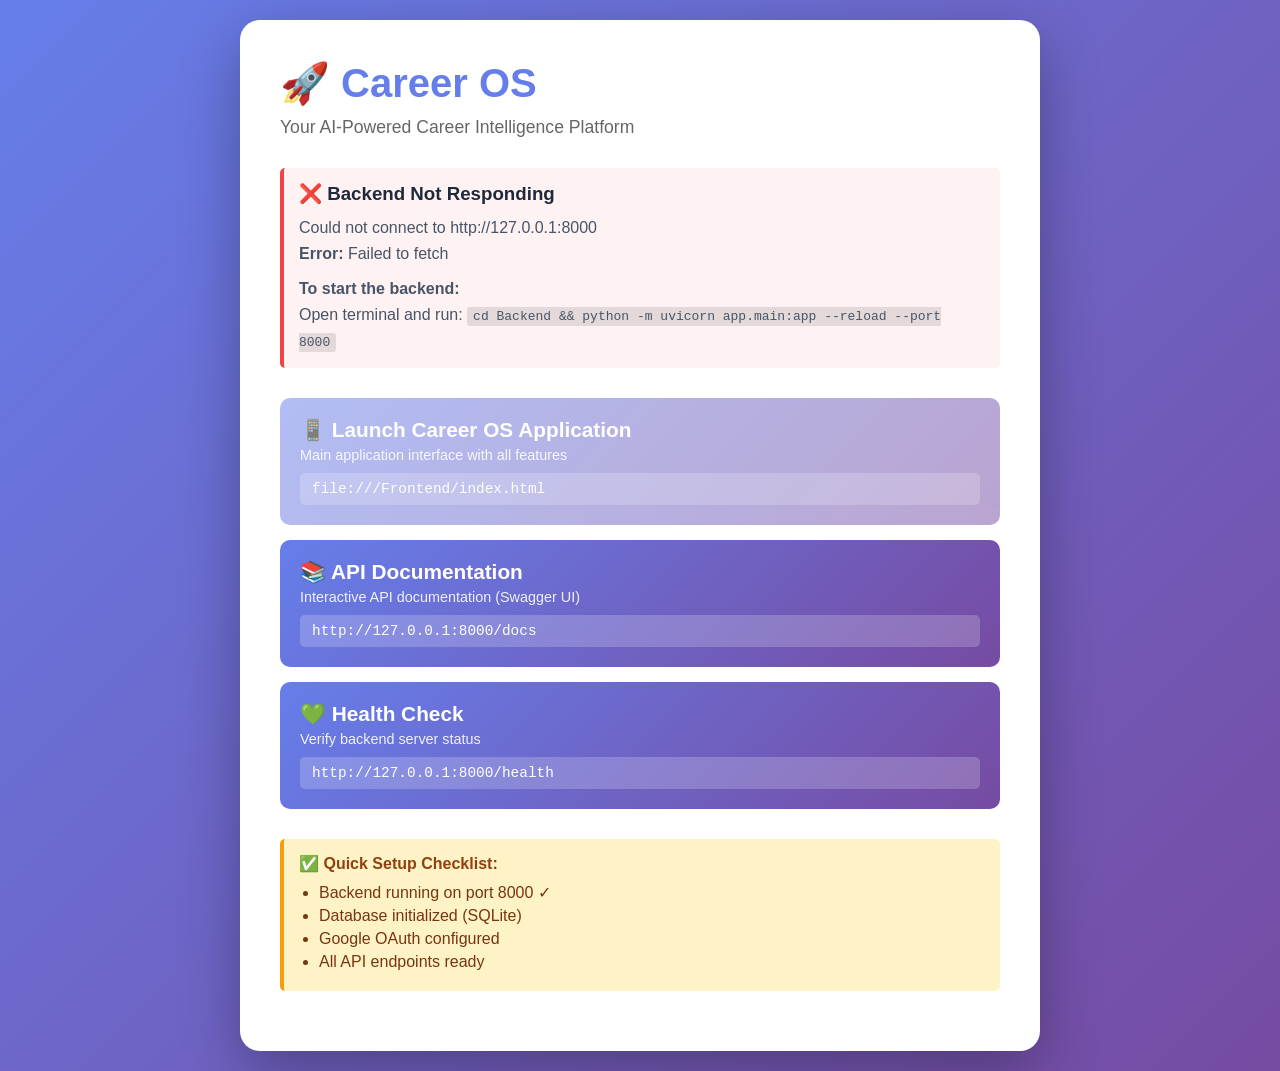
<file: START_HERE.html>
<!DOCTYPE html>
<html lang="en">
<head>
    <meta charset="UTF-8">
    <meta name="viewport" content="width=device-width, initial-scale=1.0">
    <title>Career OS - Start Here</title>
    <style>
        * {
            margin: 0;
            padding: 0;
            box-sizing: border-box;
        }
        body {
            font-family: 'Segoe UI', Tahoma, Geneva, Verdana, sans-serif;
            background: linear-gradient(135deg, #667eea 0%, #764ba2 100%);
            min-height: 100vh;
            display: flex;
            align-items: center;
            justify-content: center;
            padding: 20px;
        }
        .container {
            background: white;
            border-radius: 20px;
            padding: 40px;
            max-width: 800px;
            width: 100%;
            box-shadow: 0 20px 60px rgba(0,0,0,0.3);
        }
        h1 {
            color: #667eea;
            margin-bottom: 10px;
            font-size: 2.5em;
        }
        .subtitle {
            color: #666;
            margin-bottom: 30px;
            font-size: 1.1em;
        }
        .status {
            background: #f0f9ff;
            border-left: 4px solid #3b82f6;
            padding: 15px;
            margin-bottom: 30px;
            border-radius: 5px;
        }
        .status.success {
            background: #f0fdf4;
            border-left-color: #22c55e;
        }
        .status.error {
            background: #fef2f2;
            border-left-color: #ef4444;
        }
        .status h3 {
            margin-bottom: 10px;
            color: #1e293b;
        }
        .status p {
            color: #475569;
            line-height: 1.6;
        }
        .links {
            display: grid;
            gap: 15px;
            margin-bottom: 30px;
        }
        .link-card {
            background: linear-gradient(135deg, #667eea 0%, #764ba2 100%);
            color: white;
            padding: 20px;
            border-radius: 10px;
            text-decoration: none;
            display: block;
            transition: transform 0.2s, box-shadow 0.2s;
        }
        .link-card:hover {
            transform: translateY(-2px);
            box-shadow: 0 10px 30px rgba(102, 126, 234, 0.4);
        }
        .link-card h3 {
            margin-bottom: 5px;
            font-size: 1.3em;
        }
        .link-card p {
            opacity: 0.9;
            font-size: 0.9em;
        }
        .link-card .url {
            background: rgba(255,255,255,0.2);
            padding: 8px 12px;
            border-radius: 5px;
            margin-top: 10px;
            font-family: 'Courier New', monospace;
            font-size: 0.9em;
        }
        .info {
            background: #fef3c7;
            border-left: 4px solid #f59e0b;
            padding: 15px;
            border-radius: 5px;
            margin-top: 20px;
        }
        .info h4 {
            color: #92400e;
            margin-bottom: 10px;
        }
        .info ul {
            margin-left: 20px;
            color: #78350f;
        }
        .info li {
            margin-bottom: 5px;
        }
        .btn {
            display: inline-block;
            background: #667eea;
            color: white;
            padding: 12px 30px;
            border-radius: 8px;
            text-decoration: none;
            font-weight: 600;
            transition: background 0.2s;
            margin-top: 20px;
        }
        .btn:hover {
            background: #5568d3;
        }
        #status-check {
            margin-top: 20px;
        }
        .loading {
            display: inline-block;
            width: 20px;
            height: 20px;
            border: 3px solid #f3f3f3;
            border-top: 3px solid #667eea;
            border-radius: 50%;
            animation: spin 1s linear infinite;
            vertical-align: middle;
            margin-right: 10px;
        }
        @keyframes spin {
            0% { transform: rotate(0deg); }
            100% { transform: rotate(360deg); }
        }
    </style>
</head>
<body>
    <div class="container">
        <h1>🚀 Career OS</h1>
        <p class="subtitle">Your AI-Powered Career Intelligence Platform</p>
        
        <div id="backend-status" class="status">
            <h3><span class="loading"></span>Checking Backend Status...</h3>
            <p>Verifying connection to http://127.0.0.1:8000</p>
        </div>

        <div class="links">
            <a href="Frontend/index.html" class="link-card" id="app-link">
                <h3>📱 Launch Career OS Application</h3>
                <p>Main application interface with all features</p>
                <div class="url">file:///Frontend/index.html</div>
            </a>

            <a href="http://127.0.0.1:8000/docs" class="link-card" target="_blank">
                <h3>📚 API Documentation</h3>
                <p>Interactive API documentation (Swagger UI)</p>
                <div class="url">http://127.0.0.1:8000/docs</div>
            </a>

            <a href="http://127.0.0.1:8000/health" class="link-card" target="_blank">
                <h3>💚 Health Check</h3>
                <p>Verify backend server status</p>
                <div class="url">http://127.0.0.1:8000/health</div>
            </a>
        </div>

        <div class="info">
            <h4>✅ Quick Setup Checklist:</h4>
            <ul>
                <li>Backend running on port 8000 ✓</li>
                <li>Database initialized (SQLite)</li>
                <li>Google OAuth configured</li>
                <li>All API endpoints ready</li>
            </ul>
        </div>

        <div id="status-check"></div>
    </div>

    <script>
        // Check backend status
        async function checkBackend() {
            const statusDiv = document.getElementById('backend-status');
            const appLink = document.getElementById('app-link');
            
            try {
                const response = await fetch('http://127.0.0.1:8000/health');
                const data = await response.json();
                
                if (response.ok && data.status === 'healthy') {
                    statusDiv.className = 'status success';
                    statusDiv.innerHTML = `
                        <h3>✅ Backend is Running!</h3>
                        <p>Server is healthy and ready to accept requests.</p>
                        <p><strong>Status:</strong> ${data.status} | <strong>Time:</strong> ${new Date(data.timestamp).toLocaleString()}</p>
                    `;
                    
                    // Enable app link
                    appLink.style.opacity = '1';
                    appLink.style.pointerEvents = 'auto';
                } else {
                    throw new Error('Backend returned unhealthy status');
                }
            } catch (error) {
                statusDiv.className = 'status error';
                statusDiv.innerHTML = `
                    <h3>❌ Backend Not Responding</h3>
                    <p>Could not connect to http://127.0.0.1:8000</p>
                    <p><strong>Error:</strong> ${error.message}</p>
                    <p style="margin-top: 10px;">
                        <strong>To start the backend:</strong><br>
                        Open terminal and run: <code style="background: rgba(0,0,0,0.1); padding: 2px 6px; border-radius: 3px;">cd Backend && python -m uvicorn app.main:app --reload --port 8000</code>
                    </p>
                `;
                
                // Disable app link
                appLink.style.opacity = '0.5';
                appLink.style.pointerEvents = 'none';
            }
        }

        // Check on load
        checkBackend();

        // Recheck every 5 seconds
        setInterval(checkBackend, 5000);
    </script>
</body>
</html>
</file>
